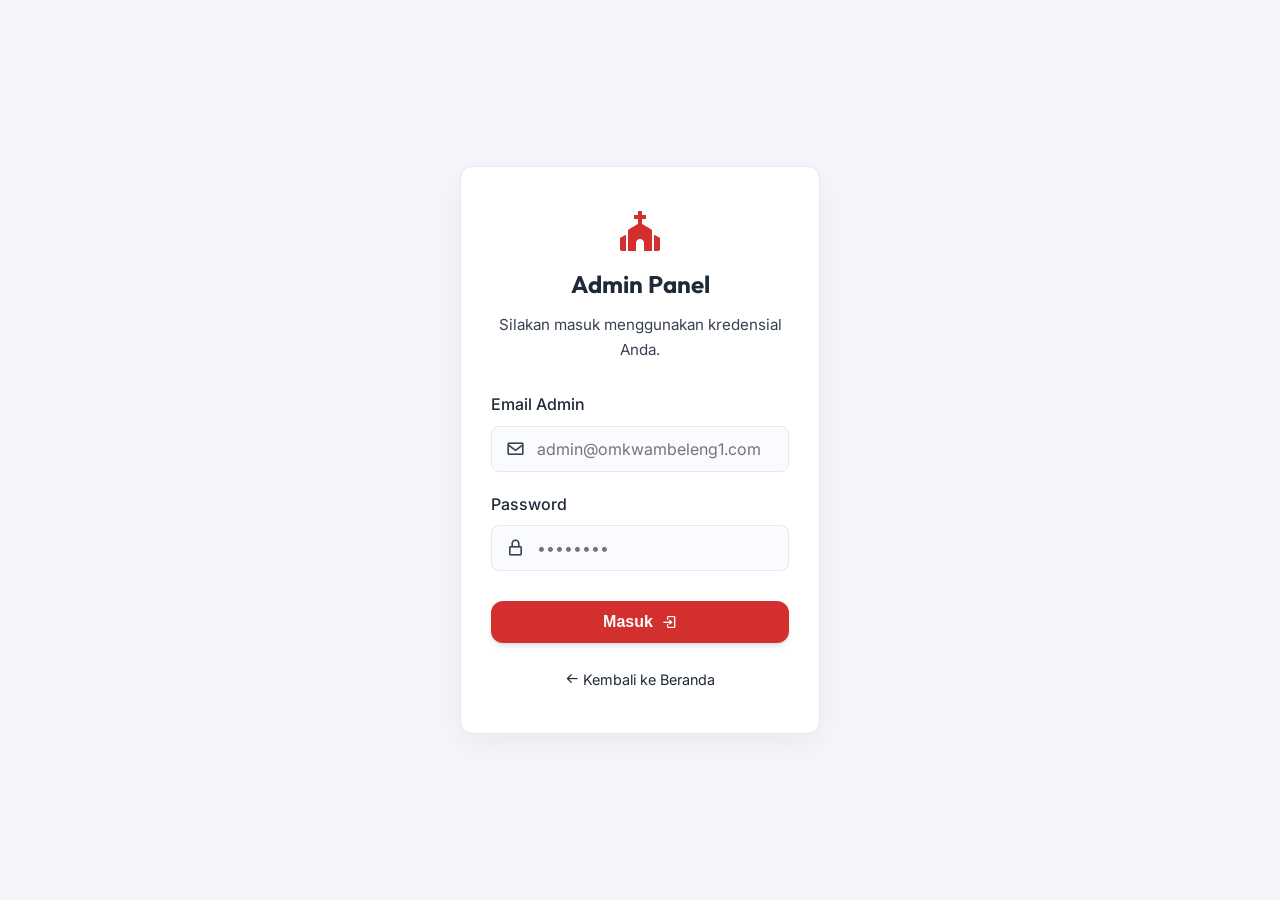
<file: admin.html>
<!DOCTYPE html>
<html lang="id">

<head>
    <meta charset="UTF-8">
    <meta name="viewport" content="width=device-width, initial-scale=1.0">
    <title>Admin Dashboard - OMK Wae Mbeleng 1</title>
    <!-- Fonts -->
    <link rel="preconnect" href="https://fonts.googleapis.com">
    <link rel="preconnect" href="https://fonts.gstatic.com" crossorigin>
    <link
        href="https://fonts.googleapis.com/css2?family=Inter:wght@300;400;500;600;700&family=Outfit:wght@400;500;700;800&display=swap"
        rel="stylesheet">
    <!-- Icons -->
    <link href='https://unpkg.com/boxicons@2.1.4/css/boxicons.min.css' rel='stylesheet'>
    <!-- Styles -->
    <link rel="stylesheet" href="style.css">
    <link rel="stylesheet" href="admin.css">
    <script src="data-manager.js"></script>
    <script>
        // Redirect if not logged in
        if (!localStorage.getItem('omk_admin_current')) {
            window.location.href = 'login.html';
        }
    </script>
</head>

<body class="admin-body">

    <div class="admin-layout">
        <!-- Sidebar -->
        <aside class="admin-sidebar" id="adminSidebar">
            <div class="sidebar-header">
                <i class='bx bxs-church'></i>
                <span>Admin OMK</span>
                <i class='bx bx-x close-sidebar' id="closeSidebarBtn"></i>
            </div>
            <nav class="sidebar-nav">
                <a href="#dashboard" class="sidebar-link active" data-target="dashboard-view">
                    <i class='bx bxs-dashboard'></i>
                    <span>Dashboard</span>
                </a>
                <a href="#beranda" class="sidebar-link" data-target="beranda-view">
                    <i class='bx bx-home'></i>
                    <span>Beranda</span>
                </a>
                <span class="sidebar-title">Kelola Konten</span>
                <a href="#profil" class="sidebar-link" data-target="profil-view">
                    <i class='bx bx-user-circle'></i>
                    <span>Profil</span>
                </a>
                <a href="#kegiatan" class="sidebar-link" data-target="kegiatan-view">
                    <i class='bx bx-images'></i>
                    <span>Kegiatan</span>
                </a>
                <a href="#pengumuman-pasar" class="sidebar-link" data-target="pengumuman-view">
                    <i class='bx bx-news'></i>
                    <span>Pengumuman & Pasar</span>
                </a>
            </nav>
            <div class="sidebar-footer">
                <button type="button" id="logoutBtn" class="btn btn-outline"
                    style="width: 100%; border-color: rgba(255,255,255,0.2); color: var(--clr-light); cursor: pointer; display: flex; align-items: center; justify-content: center; gap: 8px;">
                    <i class='bx bx-log-out'></i> Keluar
                </button>
            </div>
        </aside>

        <!-- Main Content Wrapper -->
        <div class="admin-main">
            <!-- Topbar -->
            <header class="admin-topbar">
                <div class="topbar-left">
                    <i class='bx bx-menu' id="openSidebarBtn"></i>
                    <h2>Dashboard Overview</h2>
                </div>
                <div class="topbar-right" style="display: flex; align-items: center; gap: 20px;">
                    <button class="btn btn-outline" id="addAdminBtn" style="padding: 6px 15px; font-size: 0.85rem;"><i
                            class='bx bx-user-plus'></i> Tambah Admin</button>
                    <div class="admin-user">
                        <img src="https://images.unsplash.com/photo-1539571696357-5a69c17a67c6?q=80&w=1887&auto=format&fit=crop"
                            alt="Admin Profile">
                        <span id="currentAdminEmail">Admin</span>
                    </div>
                </div>
            </header>

            <!-- Dynamic Content Views -->
            <div class="admin-content-area">

                <!-- View: Dashboard Overview -->
                <div id="dashboard-view" class="admin-view active-view">
                    <div class="dashboard-stats">
                        <div class="stat-card">
                            <div class="stat-icon"
                                style="background: rgba(211, 47, 47, 0.1); color: var(--clr-primary);">
                                <i class='bx bx-images'></i>
                            </div>
                            <div class="stat-info">
                                <h3>Total Kegiatan</h3>
                                <h2 id="stat-total-kegiatan">24</h2>
                            </div>
                        </div>
                        <div class="stat-card">
                            <div class="stat-icon" style="background: rgba(56, 142, 60, 0.1); color: #388e3c;">
                                <i class='bx bx-bell'></i>
                            </div>
                            <div class="stat-info">
                                <h3>Pengumuman Aktif</h3>
                                <h2 id="stat-total-pengumuman">3</h2>
                            </div>
                        </div>
                        <div class="stat-card">
                            <div class="stat-icon"
                                style="background: rgba(255, 179, 0, 0.1); color: var(--clr-secondary);">
                                <i class='bx bx-store-alt'></i>
                            </div>
                            <div class="stat-info">
                                <h3>Produk Pasar</h3>
                                <h2 id="stat-total-produk">5</h2>
                            </div>
                        </div>
                    </div>

                    <div class="dashboard-recent">
                        <h3>Aktivitas Terbaru</h3>
                        <div class="table-responsive">
                            <table class="admin-table">
                                <thead>
                                    <tr>
                                        <th>Tanggal</th>
                                        <th>Jenis Konten</th>
                                        <th>Judul/Nama</th>
                                        <th>Status</th>
                                        <th>Aksi</th>
                                    </tr>
                                </thead>
                                <tbody>
                                    <tr>
                                        <td>02 Mar 2026</td>
                                        <td><span class="badge badge-kegiatan">Kegiatan</span></td>
                                        <td>Bakti Sosial Lingkungan</td>
                                        <td><span class="status status-published">Published</span></td>
                                        <td>
                                            <button class="action-btn edit-btn"><i class='bx bx-edit-alt'></i></button>
                                        </td>
                                    </tr>
                                    <tr>
                                        <td>28 Feb 2026</td>
                                        <td><span class="badge badge-pengumuman">Pengumuman</span></td>
                                        <td>Rapat Rutin Bulanan</td>
                                        <td><span class="status status-published">Published</span></td>
                                        <td>
                                            <button class="action-btn edit-btn"><i class='bx bx-edit-alt'></i></button>
                                        </td>
                                    </tr>
                                    <tr>
                                        <td>25 Feb 2026</td>
                                        <td><span class="badge badge-pasar">Pasar OMK</span></td>
                                        <td>Kaos Casual OMK 2026</td>
                                        <td><span class="status status-published">Published</span></td>
                                        <td>
                                            <button class="action-btn edit-btn"><i class='bx bx-edit-alt'></i></button>
                                        </td>
                                    </tr>
                                </tbody>
                            </table>
                        </div>
                    </div>
                </div>

                <!-- View: Pengaturan Beranda -->
                <div id="beranda-view" class="admin-view">
                    <div class="view-header">
                        <div>
                            <h2>Pengaturan Beranda</h2>
                            <p>Ubah teks banner hero dan bagian "Siapa Kami".</p>
                        </div>
                    </div>

                    <div class="admin-card form-card">
                        <h3>Banner Hero</h3>
                        <form id="form-home-hero" class="admin-form">
                            <div class="form-group">
                                <label>Judul Utama</label>
                                <input type="text" id="hero-title-input" placeholder="Contoh: Menjadi Saksi Kristus...">
                            </div>
                            <div class="form-group">
                                <label>Sub-judul</label>
                                <textarea id="hero-subtitle-input" placeholder="Deskripsi singkat hero..."></textarea>
                            </div>
                            <button type="submit" class="btn btn-primary">Simpan Perubahan Banner</button>
                        </form>
                    </div>

                    <div class="admin-card form-card" style="margin-top: 20px;">
                        <h3>Tentang Kami (Beranda)</h3>
                        <form id="form-home-about" class="admin-form">
                            <div class="form-group">
                                <label>Judul Bagian</label>
                                <input type="text" id="about-title-input" placeholder="Contoh: Siapa Kami?">
                            </div>
                            <div class="form-group">
                                <label>Konten Singkat</label>
                                <textarea id="about-content-input" style="height: 120px;"
                                    placeholder="Tulis deskripsi singkat..."></textarea>
                            </div>
                            <button type="submit" class="btn btn-primary">Simpan Bagian Tentang Kami</button>
                        </form>
                    </div>
                </div>

                <!-- View: Pengaturan Profil -->
                <div id="profil-view" class="admin-view">
                    <div class="view-header">
                        <div>
                            <h2>Pengaturan Profil</h2>
                            <p>Ubah Sejarah, Visi, Misi, dan Kontak OMK.</p>
                        </div>
                    </div>

                    <div class="admin-card form-card">
                        <h3>Visi, Misi & Sejarah</h3>
                        <form id="form-profil-vms" class="admin-form">
                            <div class="form-group">
                                <label>Sejarah Singkat</label>
                                <textarea id="profil-history-input" style="height: 120px;"></textarea>
                            </div>
                            <div class="form-group">
                                <label>Visi</label>
                                <textarea id="profil-visi-input" style="height: 80px;"></textarea>
                            </div>
                            <div class="form-group">
                                <label>Misi (Pisahkan dengan baris baru)</label>
                                <textarea id="profil-misi-input" style="height: 150px;"
                                    placeholder="Meningkatkan iman...&#10;Menjalin persaudaraan..."></textarea>
                            </div>
                            <button type="submit" class="btn btn-primary">Simpan Profil</button>
                        </form>
                    </div>

                    <div class="admin-card form-card" style="margin-top: 20px;">
                        <h3>Kontak & Sekretariat</h3>
                        <form id="form-profil-contact" class="admin-form">
                            <div class="form-group grid-2">
                                <div class="field">
                                    <label>WhatsApp (Tanpa +)</label>
                                    <input type="text" id="contact-wa-input" placeholder="62812...">
                                </div>
                                <div class="field">
                                    <label>Instagram Handle</label>
                                    <input type="text" id="contact-ig-input" placeholder="@omk...">
                                </div>
                            </div>
                            <div class="form-group grid-2" style="margin-top: 15px;">
                                <div class="field">
                                    <label>Facebook Name</label>
                                    <input type="text" id="contact-fb-input" placeholder="OMK Wae Mbeleng 1">
                                </div>
                                <div class="field">
                                    <label>Alamat Sekretariat</label>
                                    <input type="text" id="contact-alamat-input" placeholder="Jl. Gereja...">
                                </div>
                            </div>
                            <button type="submit" class="btn btn-primary">Simpan Kontak</button>
                        </form>
                    </div>

                    <div class="admin-card form-card" style="margin-top: 20px;">
                        <h3>Struktur Organisasi (Anggota)</h3>
                        <form id="form-profil-org" class="admin-form">
                            <div class="form-group grid-2">
                                <div>
                                    <label for="pr-nama">Nama Lengkap</label>
                                    <input type="text" id="pr-nama" placeholder="Nama pengurus">
                                </div>
                                <div>
                                    <label for="pr-jabatan">Jabatan</label>
                                    <input type="text" id="pr-jabatan" placeholder="Contoh: Ketua / Sekretaris">
                                </div>
                            </div>
                            <div class="form-group">
                                <label for="pr-foto-input">Foto Profil</label>
                                <input type="file" id="pr-foto-input" accept="image/*"
                                    style="width: 100%; padding: 10px; border: 1px solid #ddd; border-radius: 8px;">
                            </div>
                            <div class="form-actions" style="margin-top: 15px;">
                                <button type="submit" class="btn btn-primary">Tambah Anggota</button>
                            </div>
                        </form>

                        <div style="margin-top: 20px;">
                            <h4>Daftar Anggota Saat Ini</h4>
                            <div class="table-responsive">
                                <table class="admin-table">
                                    <thead>
                                        <tr>
                                            <th>Nama</th>
                                            <th>Jabatan</th>
                                            <th>Aksi</th>
                                        </tr>
                                    </thead>
                                    <tbody id="list-pengurus"></tbody>
                                </table>
                            </div>
                        </div>
                    </div>
                </div>

                <!-- View: Kelola Kegiatan -->
                <div id="kegiatan-view" class="admin-view">
                    <div class="view-header">
                        <div>
                            <h2>Kelola Kegiatan & Galeri</h2>
                            <p>Unggah foto dan informasi kegiatan terbaru OMK.</p>
                        </div>
                        <button class="btn btn-primary"><i class='bx bx-plus'></i> Tambah Kegiatan</button>
                    </div>

                    <div class="admin-card form-card">
                        <h3>Form Upload Kegiatan Baru</h3>
                        <form id="form-kegiatan" class="admin-form">
                            <div class="form-group grid-2">
                                <div>
                                    <label for="k-judul">Judul Kegiatan</label>
                                    <input type="text" id="k-judul" placeholder="Contoh: Baksos Membersihkan Gereja">
                                </div>
                                <div>
                                    <label for="k-tanggal">Tanggal Pelaksanaan</label>
                                    <input type="date" id="k-tanggal">
                                </div>
                            </div>
                            <div class="form-group grid-2">
                                <div>
                                    <label for="k-kategori">Kategori</label>
                                    <select id="k-kategori">
                                        <option value="sosial">Sosial</option>
                                        <option value="liturgi">Liturgi</option>
                                        <option value="rohani">Rohani / Retret</option>
                                        <option value="olahraga">Olahraga / Porseni</option>
                                        <option value="lainnya">Lainnya</option>
                                    </select>
                                </div>
                                <div>
                                    <label for="k-foto">Upload Foto Utama (Thumbnail)</label>
                                    <div class="file-upload-wrapper">
                                        <input type="file" id="k-foto" accept="image/*" class="file-upload-input">
                                        <div class="file-upload-box">
                                            <i class='bx bx-cloud-upload'></i>
                                            <span>Klik atau seret foto ke sini (.jpg, .png)</span>
                                        </div>
                                    </div>
                                </div>
                            </div>
                            <div class="form-group">
                                <label for="k-deskripsi">Deskripsi Lengkap Kegiatan</label>
                                <textarea id="k-deskripsi" rows="5"
                                    placeholder="Ceritakan detail kegiatan, siapa saja yang hadir, dan dampaknya..."></textarea>
                            </div>
                            <div class="form-actions">
                                <button type="submit" class="btn btn-primary">Simpan & Publish</button>
                            </div>
                        </form>
                    </div>

                    <div class="admin-card" style="margin-top: 20px;">
                        <h3>Daftar Kegiatan</h3>
                        <div class="table-responsive">
                            <table class="admin-table">
                                <thead>
                                    <tr>
                                        <th>Judul</th>
                                        <th>Tanggal</th>
                                        <th>Kategori</th>
                                        <th>Aksi</th>
                                    </tr>
                                </thead>
                                <tbody id="list-kegiatan"></tbody>
                            </table>
                        </div>
                    </div>
                </div>

                <!-- View: Kelola Pengumuman & Pasar -->
                <div id="pengumuman-view" class="admin-view">
                    <div class="view-header">
                        <div>
                            <h2>Kelola Pengumuman & Pasar OMK</h2>
                            <p>Tambahkan informasi terbaru dan produk usaha dana.</p>
                        </div>
                    </div>

                    <div style="display: grid; grid-template-columns: 1fr; gap: 30px;">
                        <div class="admin-card form-card">
                            <h3>Buat Pengumuman Baru</h3>
                            <form id="form-pengumuman" class="admin-form">
                                <div class="form-group grid-2">
                                    <div>
                                        <label for="p-judul">Judul Pengumuman</label>
                                        <input type="text" id="p-judul" placeholder="Contoh: Rapat Mingguan">
                                    </div>
                                    <div>
                                        <label for="p-tanggal">Tanggal Tampil</label>
                                        <input type="date" id="p-tanggal">
                                    </div>
                                </div>
                                <div class="form-group">
                                    <label for="p-isi">Isi Pengumuman</label>
                                    <textarea id="p-isi" rows="3"
                                        placeholder="Ketikkan detail informasi di sini..."></textarea>
                                </div>
                                <div class="form-actions" style="margin-top: 20px; padding-top: 15px;">
                                    <button type="submit" class="btn btn-primary">Publish Pengumuman</button>
                                </div>
                            </form>

                            <div style="margin-top: 20px;">
                                <h4>Daftar Pengumuman</h4>
                                <div class="table-responsive">
                                    <table class="admin-table">
                                        <thead>
                                            <tr>
                                                <th>Judul</th>
                                                <th>Tanggal</th>
                                                <th>Aksi</th>
                                            </tr>
                                        </thead>
                                        <tbody id="list-pengumuman"></tbody>
                                    </table>
                                </div>
                            </div>
                        </div>

                        <div class="admin-card form-card">
                            <h3>Tambah Produk Pasar Baru</h3>
                            <form id="form-pasar" class="admin-form">
                                <div class="form-group grid-2">
                                    <div>
                                        <label for="ps-nama">Nama Produk</label>
                                        <input type="text" id="ps-nama" placeholder="Contoh: Kaos OMK">
                                    </div>
                                    <div>
                                        <label for="ps-harga">Harga (Rp)</label>
                                        <input type="number" id="ps-harga" placeholder="Contoh: 120000">
                                    </div>
                                </div>
                                <div class="form-group grid-2">
                                    <div>
                                        <label for="ps-badge">Label (Opsional)</label>
                                        <input type="text" id="ps-badge" placeholder="Contoh: Pre-Order / Terlaris">
                                    </div>
                                    <div>
                                        <label for="ps-foto-input">Foto Produk</label>
                                        <input type="file" id="ps-foto-input" accept="image/*"
                                            style="width: 100%; border: 1px solid #ddd; padding: 8px; border-radius: 8px;">
                                    </div>
                                </div>
                                <div class="form-actions" style="margin-top: 20px; padding-top: 15px;">
                                    <button type="submit" class="btn btn-primary">Simpan Produk</button>
                                </div>
                            </form>

                            <div style="margin-top: 20px;">
                                <h4>Daftar Produk</h4>
                                <div class="table-responsive">
                                    <table class="admin-table">
                                        <thead>
                                            <tr>
                                                <th>Nama</th>
                                                <th>Harga</th>
                                                <th>Aksi</th>
                                            </tr>
                                        </thead>
                                        <tbody id="list-pasar"></tbody>
                                    </table>
                                </div>
                            </div>
                        </div>
                    </div>
                </div>



            </div>
        </div>
    </div>

    <!-- Modal Tambah Admin -->
    <div class="admin-modal-overlay" id="addAdminModal">
        <div class="admin-modal-card">
            <div class="admin-modal-header">
                <h3>Tambah Admin Baru</h3>
                <i class='bx bx-x admin-modal-close' id="closeAdminModal"></i>
            </div>
            <form id="newAdminForm" class="admin-form">
                <div class="form-group">
                    <label for="newAdminEmail">Email Admin</label>
                    <input type="email" id="newAdminEmail" placeholder="admin2@omkwambeleng1.com" required>
                </div>
                <div class="form-group">
                    <label for="newAdminPassword">Password</label>
                    <input type="password" id="newAdminPassword" placeholder="••••••••" required>
                </div>
                <div class="form-actions">
                    <button type="submit" class="btn btn-primary">Simpan Admin</button>
                    <button type="button" class="btn btn-outline" id="cancelAdminModal"
                        style="border-color: #ddd; color: var(--clr-dark);">Batal</button>
                </div>
            </form>
        </div>
    </div>

    <script>
        document.addEventListener('DOMContentLoaded', () => {
            // DOM Elements
            const sidebar = document.getElementById('adminSidebar');
            const openBtn = document.getElementById('openSidebarBtn');
            const closeBtn = document.getElementById('closeSidebarBtn');
            const navLinks = document.querySelectorAll('.sidebar-nav .sidebar-link');
            const views = document.querySelectorAll('.admin-view');
            const topbarTitle = document.querySelector('.topbar-left h2');

            // Set current admin email on topbar
            const currentEmail = localStorage.getItem('omk_admin_current');
            if (currentEmail) {
                const el = document.getElementById('currentAdminEmail');
                if (el) el.textContent = currentEmail.split('@')[0];
            }

            // Logout Handler
            const logoutBtn = document.getElementById('logoutBtn');
            if (logoutBtn) {
                logoutBtn.addEventListener('click', () => {
                    localStorage.removeItem('omk_admin_current');
                    window.location.href = 'login.html';
                });
            }

            // Modal Tambah Admin Logic
            const modal = document.getElementById('addAdminModal');
            const openModalBtn = document.getElementById('addAdminBtn');
            const closeModalBtn = document.getElementById('closeAdminModal');
            const cancelModalBtn = document.getElementById('cancelAdminModal');
            const adminForm = document.getElementById('newAdminForm');

            if (openModalBtn) openModalBtn.addEventListener('click', () => modal.classList.add('active'));
            if (closeModalBtn) closeModalBtn.addEventListener('click', () => modal.classList.remove('active'));
            if (cancelModalBtn) cancelModalBtn.addEventListener('click', () => modal.classList.remove('active'));

            if (adminForm) {
                adminForm.addEventListener('submit', (e) => {
                    e.preventDefault();
                    const newEmail = document.getElementById('newAdminEmail').value.trim();
                    const newPass = document.getElementById('newAdminPassword').value;

                    try {
                        const users = JSON.parse(localStorage.getItem('omk_admin_users')) || [];
                        if (users.find(u => u.email === newEmail)) {
                            alert('Email ini sudah terdaftar sebagai admin!');
                            return;
                        }
                        users.push({ email: newEmail, password: newPass });
                        localStorage.setItem('omk_admin_users', JSON.stringify(users));
                        alert('Admin baru berhasil ditambahkan!');
                        modal.classList.remove('active');
                        adminForm.reset();
                    } catch (err) {
                        alert('Gagal menambahkan admin.');
                    }
                });
            }

            // Sidebar toggle
            if (openBtn) openBtn.addEventListener('click', () => sidebar.classList.add('active'));
            if (closeBtn) closeBtn.addEventListener('click', () => sidebar.classList.remove('active'));

            // View switching logic
            navLinks.forEach(link => {
                link.addEventListener('click', (e) => {
                    e.preventDefault();

                    // Remove active class from all links
                    navLinks.forEach(l => l.classList.remove('active'));
                    // Add active class to clicked link
                    link.classList.add('active');

                    // Get target view id
                    const targetId = link.getAttribute('data-target');

                    // Hide all views
                    views.forEach(view => view.classList.remove('active-view'));
                    // Show target view
                    const targetView = document.getElementById(targetId);
                    if (targetView) {
                        targetView.classList.add('active-view');
                    }

                    // Update Title
                    topbarTitle.textContent = link.querySelector('span').textContent;

                    // Close sidebar on mobile after clicking
                    if (window.innerWidth <= 768) {
                        sidebar.classList.remove('active');
                    }

                    // Load Data if switching to views
                    if (targetId === 'beranda-view') loadHomeForm();
                    if (targetId === 'profil-view') loadProfilForm();
                    if (targetId === 'kegiatan-view') loadKegiatanList();
                    if (targetId === 'pengumuman-view') {
                        loadPengumumanList();
                        loadPasarList();
                    }
                });
            });

            // =========================================================
            // DASHBOARD DYNAMIC STATS
            // =========================================================
            function fileToBase64(file) {
                return new Promise((resolve, reject) => {
                    const reader = new FileReader();
                    reader.readAsDataURL(file);
                    reader.onload = () => resolve(reader.result);
                    reader.onerror = error => reject(error);
                });
            }

            function updateDashboardStats() {
                const activities = DataManager.load(DataManager.KEYS.KEGIATAN) || [];
                const announcements = DataManager.load(DataManager.KEYS.PENGUMUMAN) || [];
                const products = DataManager.load(DataManager.KEYS.PASAR) || [];

                // Update Stats (find elements by their icons or text since they don't have IDs yet)
                // Let's add IDs to ensure reliability
                const statKegiatan = document.getElementById('stat-total-kegiatan');
                const statPengumuman = document.getElementById('stat-total-pengumuman');
                const statLayanan = document.getElementById('stat-total-produk');

                if (statKegiatan) statKegiatan.textContent = activities.length;
                if (statPengumuman) statPengumuman.textContent = announcements.length;
                if (statLayanan) statLayanan.textContent = products.length;

                // Update Aktivitas Terbaru Table
                const latestTable = document.querySelector('.admin-table tbody');
                if (latestTable && !latestTable.id) { // Ensure we target the main dashboard table
                    // Combine and sort by date or id (timestamp)
                    const allLatest = [
                        ...activities.map(a => ({ ...a, type: 'Kegiatan' })),
                        ...announcements.map(a => ({ ...a, type: 'Pengumuman' }))
                    ].sort((a, b) => b.id - a.id).slice(0, 5);

                    latestTable.innerHTML = allLatest.map(item => `
                        <tr>
                            <td>${item.title}</td>
                            <td>${item.type}</td>
                            <td>${item.date}</td>
                            <td><span class="status-badge status-active">Published</span></td>
                        </tr>
                     `).join('');
                }
            }

            // Call on load
            updateDashboardStats();

            // =========================================================
            // CRUD LOGIC & LIST RENDERING
            // =========================================================

            window.deleteItem = function (key, id) {
                if (confirm('Apakah Anda yakin ingin menghapus item ini?')) {
                    let items = DataManager.load(key) || [];
                    items = items.filter(item => String(item.id) !== String(id));
                    DataManager.save(key, items);

                    // Refresh listing
                    if (key === DataManager.KEYS.KEGIATAN) loadKegiatanList();
                    if (key === DataManager.KEYS.PENGUMUMAN) loadPengumumanList();
                    if (key === DataManager.KEYS.PASAR) loadPasarList();
                    updateDashboardStats();
                }
            };

            window.deleteMember = function (id) {
                if (confirm('Apakah Anda yakin ingin menghapus anggota ini?')) {
                    const data = DataManager.load(DataManager.KEYS.PROFIL);
                    data.organisasi = data.organisasi.filter(m => String(m.id) !== String(id));
                    DataManager.save(DataManager.KEYS.PROFIL, data);
                    loadOrgList();
                }
            };

            function loadOrgList() {
                const data = DataManager.load(DataManager.KEYS.PROFIL);
                const tbody = document.getElementById('list-pengurus');
                if (!tbody || !data) return;
                tbody.innerHTML = data.organisasi.map(item => `
                    <tr>
                        <td style="width: 50px;"><img src="${item.foto}" style="width: 40px; height: 40px; border-radius: 50%; object-fit: cover;"></td>
                        <td>${item.nama}</td>
                        <td>${item.jabatan}</td>
                        <td><button class="action-btn delete-btn" onclick="deleteMember('${item.id}')" style="color: var(--clr-primary); border: none; background: none; cursor: pointer; font-size: 1.2rem;"><i class='bx bx-trash'></i></button></td>
                    </tr>
                `).join('');
            }

            function loadKegiatanList() {
                const activities = DataManager.load(DataManager.KEYS.KEGIATAN) || [];
                const tbody = document.getElementById('list-kegiatan');
                if (!tbody) return;
                tbody.innerHTML = activities.map(item => `
                    <tr>
                        <td style="width: 50px;"><img src="${item.image}" style="width: 40px; height: 40px; border-radius: 4px; object-fit: cover;"></td>
                        <td>${item.title}</td>
                        <td>${item.date}</td>
                        <td><span class="badge" style="background: #eee; color: #333; padding: 2px 8px; border-radius: 4px; font-size: 0.8rem;">${item.category}</span></td>
                        <td><button class="action-btn delete-btn" onclick="deleteItem('${DataManager.KEYS.KEGIATAN}', '${item.id}')" style="color: var(--clr-primary); border: none; background: none; cursor: pointer; font-size: 1.2rem;"><i class='bx bx-trash'></i></button></td>
                    </tr>
                `).join('');
            }

            function loadPengumumanList() {
                const list = DataManager.load(DataManager.KEYS.PENGUMUMAN) || [];
                const tbody = document.getElementById('list-pengumuman');
                if (!tbody) return;
                tbody.innerHTML = list.map(item => `
                    <tr>
                        <td>${item.title}</td>
                        <td>${item.date}</td>
                        <td><button class="action-btn delete-btn" onclick="deleteItem('${DataManager.KEYS.PENGUMUMAN}', '${item.id}')" style="color: var(--clr-primary); border: none; background: none; cursor: pointer; font-size: 1.2rem;"><i class='bx bx-trash'></i></button></td>
                    </tr>
                `).join('');
            }

            function loadPasarList() {
                const products = DataManager.load(DataManager.KEYS.PASAR) || [];
                const tbody = document.getElementById('list-pasar');
                if (!tbody) return;
                tbody.innerHTML = products.map(item => `
                    <tr>
                        <td style="width: 50px;"><img src="${item.image}" style="width: 40px; height: 40px; border-radius: 4px; object-fit: cover;"></td>
                        <td>${item.name}</td>
                        <td>Rp ${item.price.toLocaleString()}</td>
                        <td><button class="action-btn delete-btn" onclick="deleteItem('${DataManager.KEYS.PASAR}', '${item.id}')" style="color: var(--clr-primary); border: none; background: none; cursor: pointer; font-size: 1.2rem;"><i class='bx bx-trash'></i></button></td>
                    </tr>
                `).join('');
            }

            // =========================================================
            // CRUD LOGIC FOR BERANDA & PROFIL
            // =========================================================

            function loadHomeForm() {
                const data = DataManager.load(DataManager.KEYS.HOME);
                if (!data) return;
                document.getElementById('hero-title-input').value = data.hero.title;
                document.getElementById('hero-subtitle-input').value = data.hero.subtitle;
                document.getElementById('about-title-input').value = data.about.title;
                document.getElementById('about-content-input').value = data.about.content;
            }

            function loadProfilForm() {
                const data = DataManager.load(DataManager.KEYS.PROFIL);
                if (!data) return;
                document.getElementById('profil-history-input').value = data.sejarah;
                document.getElementById('profil-visi-input').value = data.visi;
                document.getElementById('profil-misi-input').value = data.misi.join('\n');
                document.getElementById('contact-wa-input').value = data.kontak.wa;
                document.getElementById('contact-ig-input').value = data.kontak.ig;
                document.getElementById('contact-fb-input').value = data.kontak.fb;
                document.getElementById('contact-alamat-input').value = data.kontak.alamat;
                loadOrgList();
            }

            // Form Submissions
            const formHero = document.getElementById('form-home-hero');
            if (formHero) {
                formHero.addEventListener('submit', (e) => {
                    e.preventDefault();
                    const data = DataManager.load(DataManager.KEYS.HOME);
                    data.hero.title = document.getElementById('hero-title-input').value;
                    data.hero.subtitle = document.getElementById('hero-subtitle-input').value;
                    DataManager.save(DataManager.KEYS.HOME, data);
                    alert('Banner Hero berhasil diperbarui!');
                });
            }

            const formAbout = document.getElementById('form-home-about');
            if (formAbout) {
                formAbout.addEventListener('submit', (e) => {
                    e.preventDefault();
                    const data = DataManager.load(DataManager.KEYS.HOME);
                    data.about.title = document.getElementById('about-title-input').value;
                    data.about.content = document.getElementById('about-content-input').value;
                    DataManager.save(DataManager.KEYS.HOME, data);
                    alert('Tentang Kami berhasil diperbarui!');
                });
            }

            const formProfil = document.getElementById('form-profil-vms');
            if (formProfil) {
                formProfil.addEventListener('submit', (e) => {
                    e.preventDefault();
                    const data = DataManager.load(DataManager.KEYS.PROFIL);
                    data.sejarah = document.getElementById('profil-history-input').value;
                    data.visi = document.getElementById('profil-visi-input').value;
                    data.misi = document.getElementById('profil-misi-input').value.split('\n').filter(m => m.trim() !== '');
                    DataManager.save(DataManager.KEYS.PROFIL, data);
                    alert('Data Profil berhasil diperbarui!');
                });
            }

            const formContact = document.getElementById('form-profil-contact');
            if (formContact) {
                formContact.addEventListener('submit', (e) => {
                    e.preventDefault();
                    const data = DataManager.load(DataManager.KEYS.PROFIL);
                    data.kontak.wa = document.getElementById('contact-wa-input').value;
                    data.kontak.ig = document.getElementById('contact-ig-input').value;
                    data.kontak.fb = document.getElementById('contact-fb-input').value;
                    data.kontak.alamat = document.getElementById('contact-alamat-input').value;
                    DataManager.save(DataManager.KEYS.PROFIL, data);
                    alert('Kontak berhasil diperbarui!');
                });
            }

            const formOrg = document.getElementById('form-profil-org');
            if (formOrg) {
                formOrg.addEventListener('submit', async (e) => {
                    e.preventDefault();
                    const nama = document.getElementById('pr-nama').value;
                    const jabatan = document.getElementById('pr-jabatan').value;
                    const fotoFile = document.getElementById('pr-foto-input').files[0];
                    if (!nama || !jabatan) return alert('Mohon isi nama dan jabatan!');

                    let fotoUrl = 'https://images.unsplash.com/photo-1531427186611-ecfd6d936c79?q=80&w=1887&auto=format&fit=crop';
                    if (fotoFile) {
                        try {
                            fotoUrl = await fileToBase64(fotoFile);
                        } catch (err) {
                            console.error('Error reading file:', err);
                        }
                    }

                    const data = DataManager.load(DataManager.KEYS.PROFIL);
                    data.organisasi.unshift({
                        id: Date.now(),
                        nama,
                        jabatan,
                        foto: fotoUrl
                    });
                    DataManager.save(DataManager.KEYS.PROFIL, data);
                    alert('Anggota pengurus berhasil ditambahkan!');
                    formOrg.reset();
                    loadOrgList();
                });
            }

            // --- CRUD for Kegiatan ---
            const formKegiatan = document.getElementById('form-kegiatan');
            if (formKegiatan) {
                formKegiatan.addEventListener('submit', async (e) => {
                    e.preventDefault();
                    const title = document.getElementById('k-judul').value;
                    const date = document.getElementById('k-tanggal').value;
                    const category = document.getElementById('k-kategori').value;
                    const content = document.getElementById('k-deskripsi').value;
                    const fotoFile = document.getElementById('k-foto').files[0];

                    if (!title || !date || !content) {
                        alert('Mohon isi semua field!');
                        return;
                    }

                    let imageUrl = 'https://images.unsplash.com/photo-1511632765486-a01980e01a18?q=80&w=2070&auto=format&fit=crop';
                    if (fotoFile) {
                        try {
                            imageUrl = await fileToBase64(fotoFile);
                        } catch (err) {
                            console.error('Error reading file:', err);
                        }
                    }

                    const activities = DataManager.load(DataManager.KEYS.KEGIATAN) || [];
                    activities.unshift({
                        id: Date.now(),
                        title,
                        date,
                        category,
                        content,
                        image: imageUrl
                    });
                    DataManager.save(DataManager.KEYS.KEGIATAN, activities);
                    alert('Kegiatan berhasil ditambahkan!');
                    formKegiatan.reset();
                    loadKegiatanList();
                    updateDashboardStats();
                });
            }

            // --- CRUD for Pengumuman ---
            const formPengumuman = document.getElementById('form-pengumuman');
            if (formPengumuman) {
                formPengumuman.addEventListener('submit', (e) => {
                    e.preventDefault();
                    const title = document.getElementById('p-judul').value;
                    const date = document.getElementById('p-tanggal').value;
                    const content = document.getElementById('p-isi').value;

                    if (!title || !date || !content) {
                        alert('Mohon isi semua field!');
                        return;
                    }

                    const list = DataManager.load(DataManager.KEYS.PENGUMUMAN) || [];
                    list.unshift({ id: Date.now(), title, date, content });
                    DataManager.save(DataManager.KEYS.PENGUMUMAN, list);
                    alert('Pengumuman berhasil dipublikasikan!');
                    formPengumuman.reset();
                    loadPengumumanList();
                    updateDashboardStats();
                });
            }

            // --- CRUD for Pasar ---
            const formPasar = document.getElementById('form-pasar');
            if (formPasar) {
                formPasar.addEventListener('submit', async (e) => {
                    e.preventDefault();
                    const name = document.getElementById('ps-nama').value;
                    const price = document.getElementById('ps-harga').value;
                    const badge = document.getElementById('ps-badge').value;
                    const fotoFile = document.getElementById('ps-foto-input').files[0];

                    if (!name || !price) {
                        alert('Mohon isi nama dan harga produk!');
                        return;
                    }

                    let imageUrl = 'https://images.unsplash.com/photo-1521572163474-6864f9cf17ab?q=80&w=1780&auto=format&fit=crop';
                    if (fotoFile) {
                        try {
                            imageUrl = await fileToBase64(fotoFile);
                        } catch (err) {
                            console.error('Error reading file:', err);
                        }
                    }

                    const products = DataManager.load(DataManager.KEYS.PASAR) || [];
                    products.unshift({
                        id: Date.now(),
                        name,
                        price: parseInt(price),
                        badge,
                        image: imageUrl
                    });
                    DataManager.save(DataManager.KEYS.PASAR, products);
                    alert('Produk berhasil ditambahkan ke Pasar OMK!');
                    formPasar.reset();
                    loadPasarList();
                    updateDashboardStats();
                });
            }
        });
    </script>
</body>

</html>
</file>
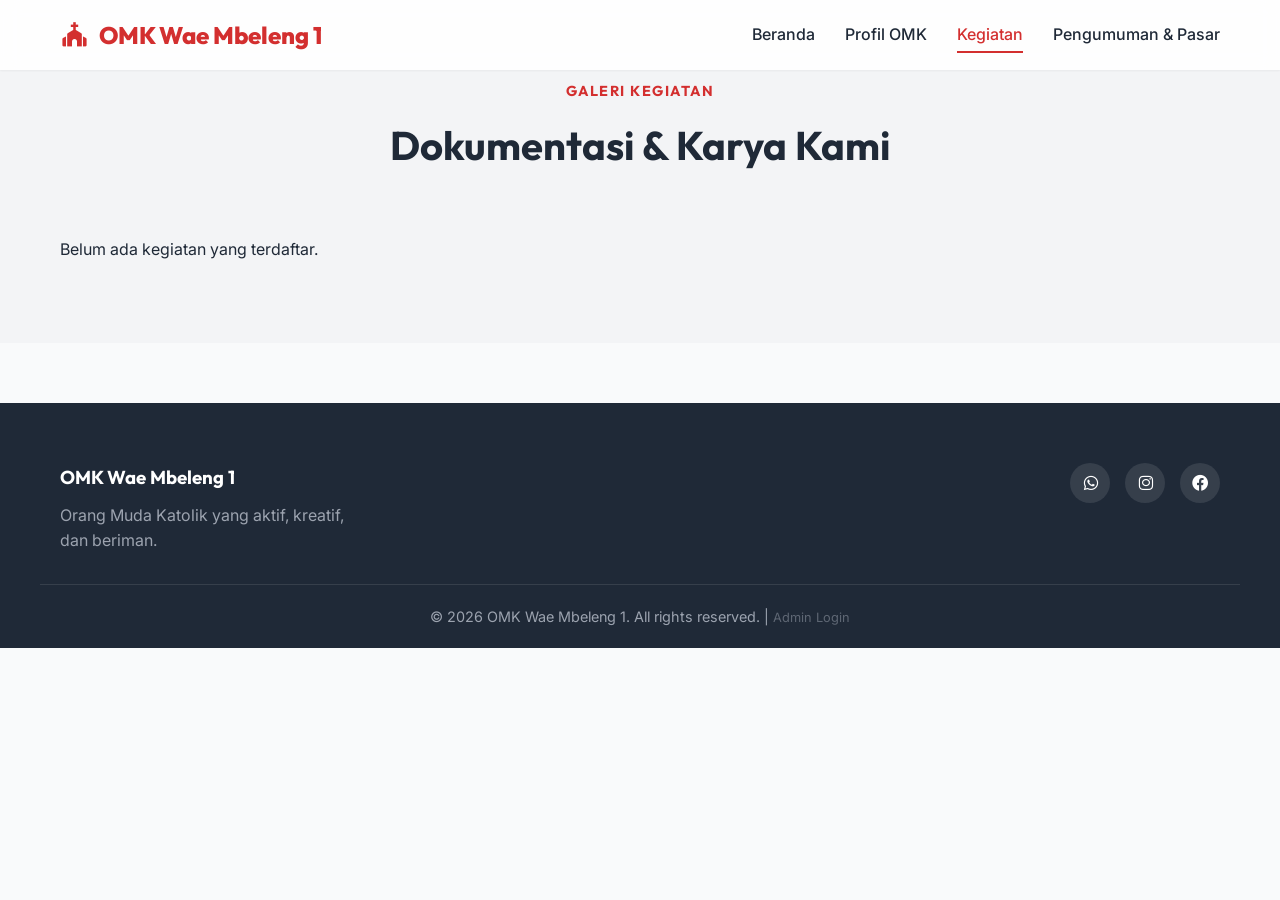
<file: kegiatan.html>
<!DOCTYPE html>
<html lang="id">

<head>
    <meta charset="UTF-8">
    <meta name="viewport" content="width=device-width, initial-scale=1.0">
    <title>OMK Wae Mbeleng 1</title>
    <!-- Google Fonts -->
    <link rel="preconnect" href="https://fonts.googleapis.com">
    <link rel="preconnect" href="https://fonts.gstatic.com" crossorigin>
    <link
        href="https://fonts.googleapis.com/css2?family=Inter:wght@300;400;500;600&family=Outfit:wght@400;500;700;800&display=swap"
        rel="stylesheet">
    <!-- Boxicons -->
    <link href='https://unpkg.com/boxicons@2.1.4/css/boxicons.min.css' rel='stylesheet'>
    <!-- Custom CSS -->
    <link rel="stylesheet" href="style.css">
</head>

<body>
    <!-- Navbar -->
    <header class="navbar">
        <div class="container nav-container">
            <a href="#" class="logo">
                <i class='bx bxs-church'></i>
                <span>OMK Wae Mbeleng 1</span>
            </a>
            <nav class="nav-links">
                <a href="./">Beranda</a>
                <a href="profil.html">Profil OMK</a>
                <a href="kegiatan.html" class="active">Kegiatan</a>
                <a href="pengumuman.html">Pengumuman & Pasar</a>
            </nav>
            <div class="menu-toggle" id="mobile-menu">
                <i class='bx bx-menu'></i>
            </div>
        </div>
    </header>

    <!-- Main Content Area -->
    <main id="main-content">

        <!-- KEGIATAN SECTION -->
        <section id="kegiatan" class="activities-full section-padding bg-alt">
            <div class="container">
                <div class="section-header" style="justify-content: center; text-align: center; width: 100%;">
                    <div>
                        <h4 class="section-subtitle">Galeri Kegiatan</h4>
                        <h2 class="section-title">Dokumentasi & Karya Kami</h2>
                    </div>
                </div>

                <div class="preview-grid" id="full-kegiatan-grid">
                    <!-- Dynamic cards will be injected here -->
                </div>
            </div>
        </section>



        <!-- MODAL FOR ACTIVITY DETAILS -->
        <div id="activityModal" class="modal">
            <div class="modal-content">
                <span class="close-modal" onclick="closeModal()">&times;</span>
                <div class="modal-body" id="modal-content-area">
                    <!-- Dynamic details injected here by JS -->
                </div>
            </div>
        </div>
    </main>

    <!-- Footer -->
    <footer class="footer">
        <div class="container footer-container">
            <div class="footer-info">
                <h3>OMK Wae Mbeleng 1</h3>
                <p>Orang Muda Katolik yang aktif, kreatif, dan beriman.</p>
            </div>
            <div class="footer-social">
                <a href="#"><i class='bx bxl-whatsapp'></i></a>
                <a href="#"><i class='bx bxl-instagram'></i></a>
                <a href="#"><i class='bx bxl-facebook-circle'></i></a>
            </div>
        </div>
        <div class="footer-bottom">
            <p>&copy; 2026 OMK Wae Mbeleng 1. All rights reserved. | <a href="login.html"
                    style="color: inherit; text-decoration: none; opacity: 0.5; font-size: 0.8rem;">Admin Login</a></p>
        </div>
    </footer>

    <!-- Custom JS -->
    <script src="data-manager.js"></script>
    <script src="script.js"></script>
</body>

</html>
</file>
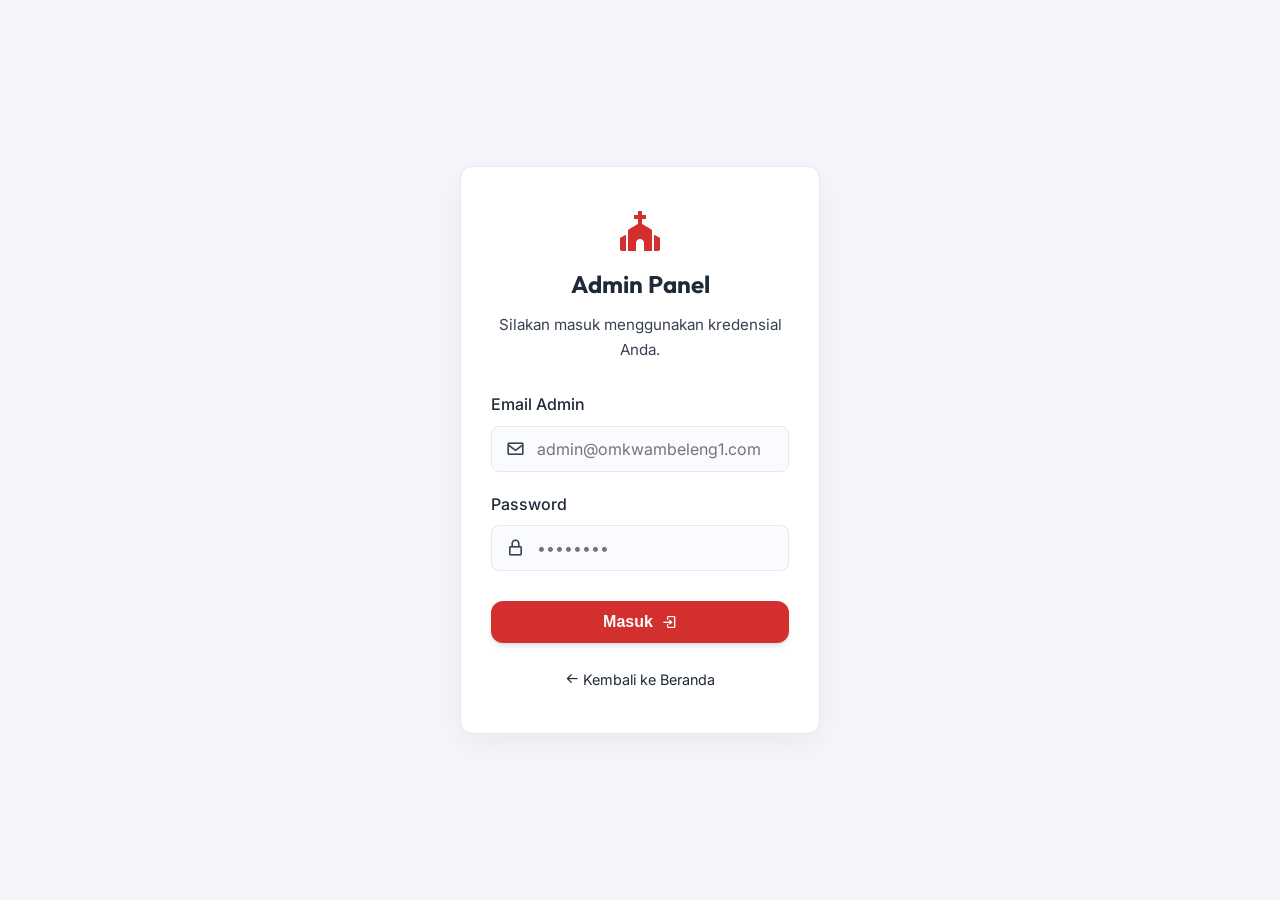
<file: login.html>
<!DOCTYPE html>
<html lang="id">

<head>
    <meta charset="UTF-8">
    <meta name="viewport" content="width=device-width, initial-scale=1.0">
    <title>Admin Login - OMK Wae Mbeleng 1</title>
    <link
        href="https://fonts.googleapis.com/css2?family=Inter:wght@400;500;600;700&family=Outfit:wght@400;500;700&display=swap"
        rel="stylesheet">
    <link href='https://unpkg.com/boxicons@2.1.4/css/boxicons.min.css' rel='stylesheet'>
    <link rel="stylesheet" href="style.css">
    <link rel="stylesheet" href="admin.css">
</head>

<body class="login-body">
    <div class="login-container">
        <div class="login-card">
            <div class="login-header">
                <i class='bx bxs-church'></i>
                <h2>Admin Panel</h2>
                <p>Silakan masuk menggunakan kredensial Anda.</p>
            </div>

            <form id="loginForm" class="admin-form">
                <div id="loginError" class="login-error" style="display: none;">Email atau Password salah!</div>

                <div class="form-group">
                    <label for="email">Email Admin</label>
                    <div class="input-icon">
                        <i class='bx bx-envelope'></i>
                        <input type="email" id="email" placeholder="admin@omkwambeleng1.com" required>
                    </div>
                </div>

                <div class="form-group">
                    <label for="password">Password</label>
                    <div class="input-icon">
                        <i class='bx bx-lock-alt'></i>
                        <input type="password" id="password" placeholder="••••••••" required>
                    </div>
                </div>

                <button type="submit" class="btn btn-primary"
                    style="width: 100%; margin-top: 10px; justify-content: center;">Masuk <i
                        class='bx bx-log-in'></i></button>

                <div style="text-align: center; margin-top: 24px;">
                    <a href="./" class="back-link" style="justify-content: center; font-size: 0.9rem;"><i
                            class='bx bx-arrow-back'></i> Kembali ke Beranda</a>
                </div>
            </form>
        </div>
    </div>

    <script>
        document.addEventListener('DOMContentLoaded', () => {
            // Check if already logged in
            const currentUser = localStorage.getItem('omk_admin_current');
            if (currentUser) {
                window.location.href = 'admin.html';
                return;
            }

            // Initialize default admin if not exists in LocalStorage
            if (!localStorage.getItem('omk_admin_users')) {
                const defaultUsers = [
                    { email: 'admin@omkwambeleng1.com', password: 'admin' }
                ];
                localStorage.setItem('omk_admin_users', JSON.stringify(defaultUsers));
            }

            const loginForm = document.getElementById('loginForm');
            const errorMsg = document.getElementById('loginError');

            loginForm.addEventListener('submit', (e) => {
                e.preventDefault();
                const emailInput = document.getElementById('email').value.trim();
                const passInput = document.getElementById('password').value;

                try {
                    const users = JSON.parse(localStorage.getItem('omk_admin_users')) || [];
                    const validUser = users.find(u => u.email === emailInput && u.password === passInput);

                    if (validUser) {
                        localStorage.setItem('omk_admin_current', validUser.email);
                        window.location.href = 'admin.html';
                    } else {
                        errorMsg.style.display = 'block';
                    }
                } catch (err) {
                    console.error('Error reading users', err);
                    errorMsg.style.display = 'block';
                }
            });
        });
    </script>
</body>

</html>
</file>
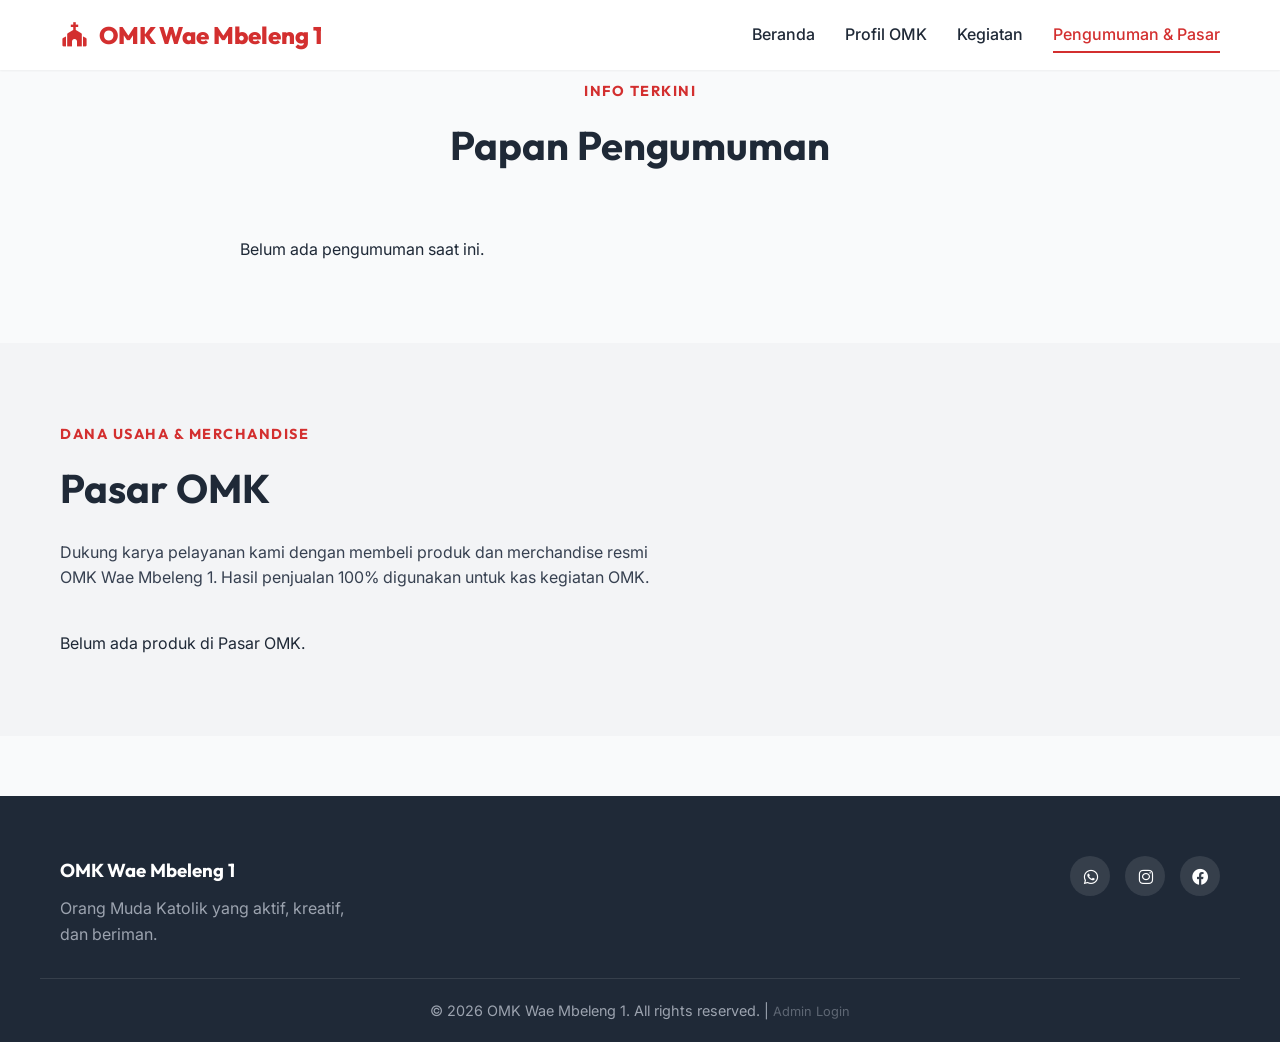
<file: pengumuman.html>
<!DOCTYPE html>
<html lang="id">

<head>
    <meta charset="UTF-8">
    <meta name="viewport" content="width=device-width, initial-scale=1.0">
    <title>OMK Wae Mbeleng 1</title>
    <!-- Google Fonts -->
    <link rel="preconnect" href="https://fonts.googleapis.com">
    <link rel="preconnect" href="https://fonts.gstatic.com" crossorigin>
    <link
        href="https://fonts.googleapis.com/css2?family=Inter:wght@300;400;500;600&family=Outfit:wght@400;500;700;800&display=swap"
        rel="stylesheet">
    <!-- Boxicons -->
    <link href='https://unpkg.com/boxicons@2.1.4/css/boxicons.min.css' rel='stylesheet'>
    <!-- Custom CSS -->
    <link rel="stylesheet" href="style.css">
</head>

<body>
    <!-- Navbar -->
    <header class="navbar">
        <div class="container nav-container">
            <a href="#" class="logo">
                <i class='bx bxs-church'></i>
                <span>OMK Wae Mbeleng 1</span>
            </a>
            <nav class="nav-links">
                <a href="./">Beranda</a>
                <a href="profil.html">Profil OMK</a>
                <a href="kegiatan.html">Kegiatan</a>
                <a href="pengumuman.html" class="active">Pengumuman & Pasar</a>
            </nav>
            <div class="menu-toggle" id="mobile-menu">
                <i class='bx bx-menu'></i>
            </div>
        </div>
    </header>

    <!-- Main Content Area -->
    <main id="main-content">


        <!-- PENGUMUMAN SECTION -->
        <section id="pengumuman" class="announcements section-padding">
            <div class="container">
                <div class="section-header" style="justify-content: center; text-align: center; width: 100%;">
                    <div>
                        <h4 class="section-subtitle">Info Terkini</h4>
                        <h2 class="section-title">Papan Pengumuman</h2>
                    </div>
                </div>
                <div class="announcement-list" id="full-pengumuman-list">
                    <!-- Dynamic announcements will be injected here -->
                </div>
            </div>
        </section>

        <!-- PASAR OMK SECTION -->
        <section id="pasar" class="pasar-omk section-padding bg-alt">
            <div class="container">
                <div class="section-header">
                    <div>
                        <h4 class="section-subtitle">Dana Usaha & Merchandise</h4>
                        <h2 class="section-title">Pasar OMK</h2>
                        <p style="color: var(--clr-dark-light); margin-top: 10px; max-width: 600px;">Dukung karya
                            pelayanan kami dengan membeli produk dan merchandise resmi OMK Wae Mbeleng 1. Hasil
                            penjualan 100% digunakan untuk kas kegiatan OMK.</p>
                    </div>
                </div>

                <div class="pasar-grid" id="full-pasar-grid">
                    <!-- Dynamic products will be injected here -->
                </div>
            </div>
        </section>

        <!-- MODAL FOR ACTIVITY DETAILS -->
        <div id="activityModal" class="modal">
            <div class="modal-content">
                <span class="close-modal" onclick="closeModal()">&times;</span>
                <div class="modal-body" id="modal-content-area">
                    <!-- Dynamic details injected here by JS -->
                </div>
            </div>
        </div>
    </main>

    <!-- Footer -->
    <footer class="footer">
        <div class="container footer-container">
            <div class="footer-info">
                <h3>OMK Wae Mbeleng 1</h3>
                <p>Orang Muda Katolik yang aktif, kreatif, dan beriman.</p>
            </div>
            <div class="footer-social">
                <a href="#"><i class='bx bxl-whatsapp'></i></a>
                <a href="#"><i class='bx bxl-instagram'></i></a>
                <a href="#"><i class='bx bxl-facebook-circle'></i></a>
            </div>
        </div>
        <div class="footer-bottom">
            <p>&copy; 2026 OMK Wae Mbeleng 1. All rights reserved. | <a href="login.html"
                    style="color: inherit; text-decoration: none; opacity: 0.5; font-size: 0.8rem;">Admin Login</a></p>
        </div>
    </footer>

    <!-- Custom JS -->
    <script src="data-manager.js"></script>
    <script src="script.js"></script>
</body>

</html>
</file>
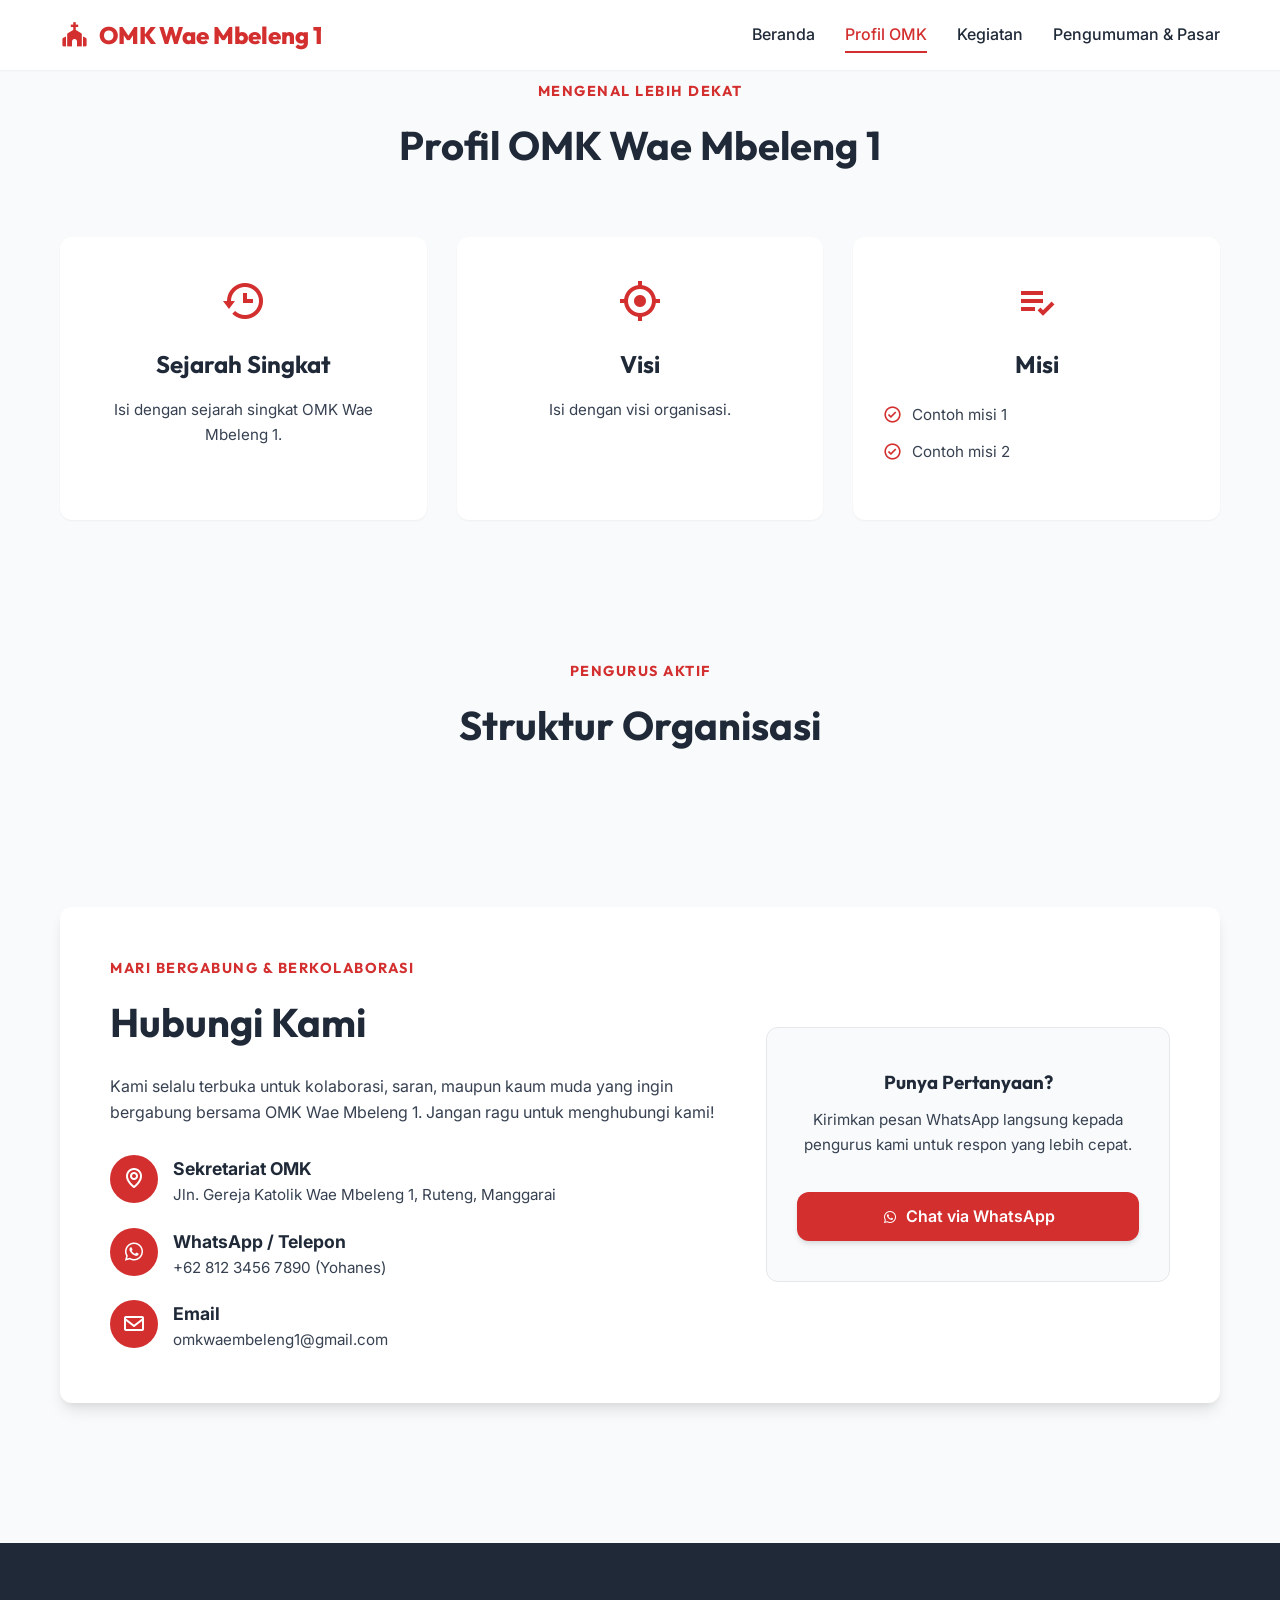
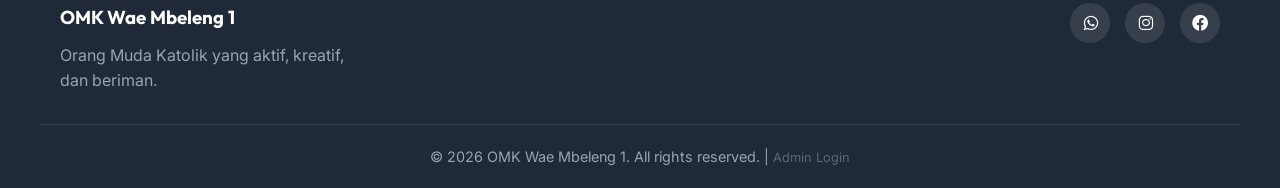
<file: profil.html>
<!DOCTYPE html>
<html lang="id">

<head>
    <meta charset="UTF-8">
    <meta name="viewport" content="width=device-width, initial-scale=1.0">
    <title>OMK Wae Mbeleng 1</title>
    <!-- Google Fonts -->
    <link rel="preconnect" href="https://fonts.googleapis.com">
    <link rel="preconnect" href="https://fonts.gstatic.com" crossorigin>
    <link
        href="https://fonts.googleapis.com/css2?family=Inter:wght@300;400;500;600&family=Outfit:wght@400;500;700;800&display=swap"
        rel="stylesheet">
    <!-- Boxicons -->
    <link href='https://unpkg.com/boxicons@2.1.4/css/boxicons.min.css' rel='stylesheet'>
    <!-- Custom CSS -->
    <link rel="stylesheet" href="style.css">
    <script src="data-manager.js" defer></script>
</head>

<body>
    <!-- Navbar -->
    <header class="navbar">
        <div class="container nav-container">
            <a href="#" class="logo">
                <i class='bx bxs-church'></i>
                <span>OMK Wae Mbeleng 1</span>
            </a>
            <nav class="nav-links">
                <a href="./">Beranda</a>
                <a href="profil.html" class="active">Profil OMK</a>
                <a href="kegiatan.html">Kegiatan</a>
                <a href="pengumuman.html">Pengumuman & Pasar</a>
            </nav>
            <div class="menu-toggle" id="mobile-menu">
                <i class='bx bx-menu'></i>
            </div>
        </div>
    </header>

    <!-- Main Content Area -->
    <main id="main-content">


        <!-- PROFIL OMK SECTION -->
        <section id="profil" class="profile section-padding">
            <div class="container">
                <div class="section-header" style="justify-content: center; text-align: center; width: 100%;">
                    <div>
                        <h4 class="section-subtitle">Mengenal Lebih Dekat</h4>
                        <h2 class="section-title">Profil OMK Wae Mbeleng 1</h2>
                    </div>
                </div>

                <!-- Visi, Misi, Sejarah -->
                <div class="profile-vms">
                    <div class="vms-card">
                        <i class='bx bx-history vms-icon'></i>
                        <h3>Sejarah Singkat</h3>
                        <p id="profil-history">OMK Wae Mbeleng 1 terbentuk atas dasar panggilan nurani kaum muda untuk
                            mengambil peran aktif
                            dalam kehidupan menggereja di Wae Mbeleng. Berawal dari komunitas kecil paduan suara, kini
                            telah berkembang mencakup berbagai bidang pelayanan dan sosial kemasyarakatan.</p>
                    </div>
                    <div class="vms-card">
                        <i class='bx bx-target-lock vms-icon'></i>
                        <h3>Visi</h3>
                        <p id="profil-visi">Mewujudkan kaum muda Katolik yang beriman tangguh, berkarakter Kristiani,
                            tanggap terhadap
                            tantangan zaman, dan siap sedia melayani gereja serta masyarakat di Wae Mbeleng 1.</p>
                    </div>
                    <div class="vms-card">
                        <i class='bx bx-list-check vms-icon'></i>
                        <h3>Misi</h3>
                        <ul class="misi-list" id="profil-misi-list">
                            <li><i class='bx bx-check-circle'></i> Mengadakan pembinaan iman secara berkelanjutan.</li>
                            <li><i class='bx bx-check-circle'></i> Berperan aktif dalam kegiatan liturgi dan karya
                                pastoral.</li>
                            <li><i class='bx bx-check-circle'></i> Membangun solidaritas melalui aksi sosial
                                kemasyarakatan.</li>
                            <li><i class='bx bx-check-circle'></i> Menggali dan mengembangkan minat, bakat, serta
                                kreativitas anggota.</li>
                        </ul>
                    </div>
                </div>

                <!-- Struktur Organisasi -->
                <div class="org-structure section-padding" style="padding-bottom: 0;">
                    <div class="section-header"
                        style="justify-content: center; text-align: center; width: 100%; margin-bottom: 50px;">
                        <div>
                            <h4 class="section-subtitle">Pengurus Aktif</h4>
                            <h2 class="section-title">Struktur Organisasi</h2>
                        </div>
                    </div>
                    <div class="org-grid" id="profil-org-grid">
                        <!-- Org card will be injected here -->
                    </div>
                </div>

                <!-- Kontak Person -->
                <div class="contact-section section-padding" style="padding-bottom: 0;">
                    <div class="contact-wrapper">
                        <div class="contact-text">
                            <h4 class="section-subtitle">Mari Bergabung & Berkolaborasi</h4>
                            <h2 class="section-title">Hubungi Kami</h2>
                            <p>Kami selalu terbuka untuk kolaborasi, saran, maupun kaum muda yang ingin bergabung
                                bersama OMK Wae Mbeleng 1. Jangan ragu untuk menghubungi kami!</p>
                            <div class="contact-info-list">
                                <div class="contact-item">
                                    <i class='bx bx-map'></i>
                                    <div>
                                        <strong>Sekretariat OMK</strong>
                                        <p>Jln. Gereja Katolik Wae Mbeleng 1, Ruteng, Manggarai</p>
                                    </div>
                                </div>
                                <div class="contact-item">
                                    <i class='bx bxl-whatsapp'></i>
                                    <div>
                                        <strong>WhatsApp / Telepon</strong>
                                        <p>+62 812 3456 7890 (Yohanes)</p>
                                    </div>
                                </div>
                                <div class="contact-item">
                                    <i class='bx bx-envelope'></i>
                                    <div>
                                        <strong>Email</strong>
                                        <p>omkwaembeleng1@gmail.com</p>
                                    </div>
                                </div>
                            </div>
                        </div>
                        <div class="contact-action">
                            <div class="action-card">
                                <h3>Punya Pertanyaan?</h3>
                                <p>Kirimkan pesan WhatsApp langsung kepada pengurus kami untuk respon yang lebih cepat.
                                </p>
                                <a href="https://wa.me/6281234567890" target="_blank" class="btn btn-primary btn-block"
                                    style="width: 100%; justify-content: center; margin-top: 15px;">
                                    <i class='bx bxl-whatsapp'></i> Chat via WhatsApp
                                </a>
                            </div>
                        </div>
                    </div>
                </div>
            </div>
        </section>

    </main>

    <!-- Footer -->
    <footer class="footer">
        <div class="container footer-container">
            <div class="footer-info">
                <h3>OMK Wae Mbeleng 1</h3>
                <p>Orang Muda Katolik yang aktif, kreatif, dan beriman.</p>
            </div>
            <div class="footer-social">
                <a href="#"><i class='bx bxl-whatsapp'></i></a>
                <a href="#"><i class='bx bxl-instagram'></i></a>
                <a href="#"><i class='bx bxl-facebook-circle'></i></a>
            </div>
        </div>
        <div class="footer-bottom">
            <p>&copy; 2026 OMK Wae Mbeleng 1. All rights reserved. | <a href="login.html"
                    style="color: inherit; text-decoration: none; opacity: 0.5; font-size: 0.8rem;">Admin Login</a></p>
        </div>
    </footer>

    <!-- Custom JS -->
    <script src="script.js"></script>
</body>

</html>
</file>
<file: style.css>
/* =========================================================================
   Global Variables & Design Tokens
   ========================================================================= */
:root {
    /* Color Palette - Warm & Active Community Vibe */
    --clr-primary: #D32F2F;
    /* Cathartic Red / Energetic */
    --clr-primary-dark: #b71c1c;
    --clr-primary-light: #ff6659;
    --clr-secondary: #FFC107;
    /* Warm Yellow / Youthful */
    --clr-dark: #1F2937;
    --clr-dark-light: #374151;
    --clr-light: #F9FAFB;
    --clr-white: #FFFFFF;

    /* Typography */
    --font-heading: 'Outfit', sans-serif;
    --font-body: 'Inter', sans-serif;

    /* Spacing & Layout */
    --container-width: 1200px;
    --border-radius: 12px;
    --transition: all 0.3s cubic-bezier(0.25, 0.8, 0.25, 1);

    /* Shadows */
    --shadow-sm: 0 1px 2px 0 rgba(0, 0, 0, 0.05);
    --shadow-md: 0 4px 6px -1px rgba(0, 0, 0, 0.1), 0 2px 4px -1px rgba(0, 0, 0, 0.06);
    --shadow-lg: 0 10px 15px -3px rgba(0, 0, 0, 0.1), 0 4px 6px -2px rgba(0, 0, 0, 0.05);
}

/* =========================================================================
   Reset & Base Styles
   ========================================================================= */
* {
    margin: 0;
    padding: 0;
    box-sizing: border-box;
}

html {
    scroll-behavior: smooth;
}

body {
    font-family: var(--font-body);
    font-size: 16px;
    line-height: 1.6;
    color: var(--clr-dark);
    background-color: var(--clr-light);
    overflow-x: hidden;
}

h1,
h2,
h3,
h4,
h5,
h6 {
    font-family: var(--font-heading);
    font-weight: 700;
    color: var(--clr-dark);
    margin-bottom: 1rem;
}

a {
    text-decoration: none;
    color: inherit;
    transition: var(--transition);
}

ul {
    list-style: none;
}

img {
    max-width: 100%;
    display: block;
}

.container {
    max-width: var(--container-width);
    margin: 0 auto;
    padding: 0 20px;
}

/* =========================================================================
   Navbar
   ========================================================================= */
.navbar {
    background-color: rgba(255, 255, 255, 0.9);
    backdrop-filter: blur(10px);
    position: fixed;
    top: 0;
    width: 100%;
    z-index: 1000;
    box-shadow: var(--shadow-sm);
    transition: var(--transition);
}

.nav-container {
    display: flex;
    justify-content: space-between;
    align-items: center;
    height: 70px;
}

.logo {
    display: flex;
    align-items: center;
    gap: 10px;
    font-family: var(--font-heading);
    font-size: 1.5rem;
    font-weight: 800;
    color: var(--clr-primary);
}

.logo i {
    font-size: 1.8rem;
}

.nav-links {
    display: flex;
    gap: 30px;
    align-items: center;
}

.nav-links a {
    font-weight: 500;
    position: relative;
    padding: 5px 0;
}

.nav-links a::after {
    content: '';
    position: absolute;
    width: 0;
    height: 2px;
    bottom: 0;
    left: 0;
    background-color: var(--clr-primary);
    transition: var(--transition);
}

.nav-links a:hover::after,
.nav-links a.active::after {
    width: 100%;
}

.nav-links a:hover,
.nav-links a.active {
    color: var(--clr-primary);
}

.menu-toggle {
    display: none;
    font-size: 2rem;
    cursor: pointer;
    color: var(--clr-dark);
}

/* =========================================================================
   Footer
   ========================================================================= */
.footer {
    background-color: var(--clr-dark);
    color: var(--clr-light);
    padding: 60px 0 20px;
    margin-top: 60px;
}

.footer-container {
    display: flex;
    justify-content: space-between;
    align-items: flex-start;
    flex-wrap: wrap;
    gap: 30px;
    border-bottom: 1px solid rgba(255, 255, 255, 0.1);
    padding-bottom: 30px;
    margin-bottom: 20px;
}

.footer-info h3 {
    color: var(--clr-white);
    margin-bottom: 10px;
}

.footer-info p {
    color: #9CA3AF;
    max-width: 300px;
}

.footer-social {
    display: flex;
    gap: 15px;
}

.footer-social a {
    display: flex;
    justify-content: center;
    align-items: center;
    width: 40px;
    height: 40px;
    border-radius: 50%;
    background-color: rgba(255, 255, 255, 0.1);
    color: var(--clr-white);
    font-size: 1.2rem;
}

.footer-social a:hover {
    background-color: var(--clr-primary);
    transform: translateY(-3px);
}

.footer-bottom {
    text-align: center;
    color: #9CA3AF;
    font-size: 0.9rem;
}

/* =========================================================================
   Profil OMK Section
   ========================================================================= */
.profile-vms {
    display: grid;
    grid-template-columns: repeat(auto-fit, minmax(300px, 1fr));
    gap: 30px;
    margin-bottom: 60px;
}

.vms-card {
    background: var(--clr-white);
    padding: 40px 30px;
    border-radius: var(--border-radius);
    box-shadow: var(--shadow-sm);
    text-align: center;
    transition: var(--transition);
    border-bottom: 4px solid transparent;
}

.vms-card:hover {
    transform: translateY(-5px);
    box-shadow: var(--shadow-lg);
    border-bottom-color: var(--clr-primary);
}

.vms-icon {
    font-size: 3rem;
    color: var(--clr-primary);
    margin-bottom: 20px;
}

.vms-card h3 {
    font-size: 1.5rem;
    margin-bottom: 15px;
}

.vms-card p {
    color: var(--clr-dark-light);
    font-size: 0.95rem;
}

.misi-list {
    text-align: left;
    margin-top: 20px;
}

.misi-list li {
    display: flex;
    align-items: flex-start;
    gap: 10px;
    margin-bottom: 12px;
    color: var(--clr-dark-light);
    font-size: 0.95rem;
}

.misi-list li i {
    color: var(--clr-primary);
    font-size: 1.2rem;
    margin-top: 2px;
}

/* Organigram */
.org-grid {
    display: grid;
    grid-template-columns: repeat(auto-fit, minmax(250px, 1fr));
    gap: 30px;
}

.org-card {
    background: var(--clr-white);
    border-radius: var(--border-radius);
    overflow: hidden;
    box-shadow: var(--shadow-md);
    text-align: center;
    transition: var(--transition);
}

.org-card:hover {
    transform: translateY(-10px);
    box-shadow: var(--shadow-lg);
}

.org-img {
    height: 300px;
    overflow: hidden;
}

.org-img img {
    width: 100%;
    height: 100%;
    object-fit: cover;
    transition: transform 0.5s ease;
}

.org-card:hover .org-img img {
    transform: scale(1.05);
}

.org-info {
    padding: 20px;
}

.org-info h4 {
    font-size: 1.25rem;
    margin-bottom: 5px;
    color: var(--clr-dark);
}

.org-info span {
    color: var(--clr-primary);
    font-weight: 500;
    font-size: 0.95rem;
}

/* Contact Section */
.contact-wrapper {
    display: grid;
    grid-template-columns: 3fr 2fr;
    gap: 50px;
    background: var(--clr-white);
    padding: 50px;
    border-radius: var(--border-radius);
    box-shadow: var(--shadow-lg);
    align-items: center;
}

.contact-text p {
    color: var(--clr-dark-light);
    margin-bottom: 30px;
}

.contact-info-list {
    display: flex;
    flex-direction: column;
    gap: 20px;
}

.contact-item {
    display: flex;
    align-items: flex-start;
    gap: 15px;
}

.contact-item i {
    font-size: 1.5rem;
    color: var(--clr-white);
    background: var(--clr-primary);
    padding: 12px;
    border-radius: 50%;
}

.contact-item strong {
    display: block;
    font-size: 1.1rem;
    color: var(--clr-dark);
}

.contact-item p {
    margin: 0;
    font-size: 0.95rem;
}

.action-card {
    background: var(--clr-light);
    padding: 40px 30px;
    border-radius: var(--border-radius);
    text-align: center;
    border: 1px solid #E5E7EB;
}

.action-card h3 {
    margin-bottom: 10px;
}

.action-card p {
    color: var(--clr-dark-light);
    font-size: 0.95rem;
    margin-bottom: 20px;
}

/* =========================================================================
   Pengumuman Section
   ========================================================================= */
.announcement-list {
    max-width: 800px;
    margin: 0 auto;
    display: flex;
    flex-direction: column;
    gap: 20px;
}

.announcement-item {
    display: flex;
    background: var(--clr-white);
    border-radius: var(--border-radius);
    overflow: hidden;
    box-shadow: var(--shadow-sm);
    transition: var(--transition);
    border-left: 5px solid var(--clr-primary);
}

.announcement-item:hover {
    transform: translateX(10px);
    box-shadow: var(--shadow-md);
}

.ann-date {
    background: rgba(211, 47, 47, 0.1);
    color: var(--clr-primary);
    padding: 20px;
    display: flex;
    flex-direction: column;
    justify-content: center;
    align-items: center;
    min-width: 100px;
}

.ann-date .day {
    font-size: 2rem;
    font-weight: 800;
    line-height: 1;
}

.ann-date .month {
    font-size: 1rem;
    font-weight: 600;
    text-transform: uppercase;
}

.ann-content {
    padding: 20px 30px;
}

.ann-content h3 {
    font-size: 1.25rem;
    margin-bottom: 10px;
}

.ann-content p {
    color: var(--clr-dark-light);
    font-size: 0.95rem;
    line-height: 1.6;
}

/* =========================================================================
   Pasar OMK Section
   ========================================================================= */
.pasar-grid {
    display: grid;
    grid-template-columns: repeat(auto-fit, minmax(280px, 1fr));
    gap: 30px;
}

.product-card {
    background: var(--clr-white);
    border-radius: var(--border-radius);
    overflow: hidden;
    box-shadow: var(--shadow-sm);
    transition: var(--transition);
    border: 1px solid #E5E7EB;
}

.product-card:hover {
    transform: translateY(-8px);
    box-shadow: var(--shadow-lg);
    border-color: var(--clr-primary);
}

.product-img {
    position: relative;
    height: 250px;
    overflow: hidden;
}

.product-img img {
    width: 100%;
    height: 100%;
    object-fit: cover;
    transition: transform 0.5s ease;
}

.product-card:hover .product-img img {
    transform: scale(1.05);
}

.product-badge {
    position: absolute;
    top: 15px;
    left: 15px;
    background-color: var(--clr-primary);
    color: var(--clr-white);
    padding: 5px 12px;
    border-radius: 5px;
    font-size: 0.8rem;
    font-weight: 700;
    z-index: 10;
}

.product-info {
    padding: 25px;
}

.product-info h3 {
    font-size: 1.2rem;
    margin-bottom: 5px;
}

.product-info .price {
    display: block;
    color: var(--clr-primary);
    font-size: 1.25rem;
    font-weight: 700;
    margin-bottom: 15px;
}

.product-info p {
    color: var(--clr-dark-light);
    font-size: 0.95rem;
    margin-bottom: 20px;
}

/* =========================================================================
   Modal System (Kegiatan)
   ========================================================================= */
.modal {
    display: none;
    position: fixed;
    z-index: 2000;
    left: 0;
    top: 0;
    width: 100%;
    height: 100%;
    overflow: auto;
    background-color: rgba(0, 0, 0, 0.8);
    backdrop-filter: blur(5px);
    opacity: 0;
    transition: opacity 0.3s ease;
}

.modal.show {
    display: flex;
    align-items: center;
    justify-content: center;
    opacity: 1;
}

.modal-content {
    background-color: var(--clr-white);
    margin: auto;
    padding: 0;
    border-radius: var(--border-radius);
    width: 90%;
    max-width: 800px;
    position: relative;
    box-shadow: 0 25px 50px -12px rgba(0, 0, 0, 0.5);
    transform: translateY(-50px);
    transition: transform 0.3s ease;
    overflow: hidden;
}

.modal.show .modal-content {
    transform: translateY(0);
}

.close-modal {
    position: absolute;
    top: 15px;
    right: 20px;
    color: var(--clr-dark);
    font-size: 2rem;
    font-weight: bold;
    cursor: pointer;
    z-index: 10;
    background: var(--clr-white);
    width: 40px;
    height: 40px;
    display: flex;
    align-items: center;
    justify-content: center;
    border-radius: 50%;
    box-shadow: var(--shadow-sm);
    transition: var(--transition);
}

.close-modal:hover {
    color: var(--clr-primary);
    transform: scale(1.1);
}

.modal-body {
    padding: 0;
}

.modal-header-img {
    width: 100%;
    height: 300px;
    object-fit: cover;
}

.modal-info {
    padding: 30px;
}

.modal-info h2 {
    font-size: 2rem;
    margin-bottom: 15px;
}

.modal-info .modal-date {
    display: inline-block;
    color: var(--clr-primary);
    font-weight: 600;
    margin-bottom: 20px;
}

.modal-info p {
    color: var(--clr-dark-light);
    line-height: 1.8;
}

/* Responsive Overrides */
/* =========================================================================
   Responsive
   ========================================================================= */
@media (max-width: 992px) {
    .contact-wrapper {
        grid-template-columns: 1fr;
        padding: 30px;
    }
}

@media (max-width: 768px) {
    .menu-toggle {
        display: block;
    }

    .nav-links {
        position: absolute;
        top: 70px;
        left: -100%;
        width: 100%;
        background-color: var(--clr-white);
        flex-direction: column;
        gap: 0;
        box-shadow: var(--shadow-md);
        transition: var(--transition);
    }

    .nav-links.show {
        left: 0;
    }

    .nav-links a {
        width: 100%;
        padding: 20px;
        text-align: center;
        border-bottom: 1px solid #E5E7EB;
    }

    .nav-links a::after {
        display: none;
    }

    .footer-container {
        flex-direction: column;
        align-items: center;
        text-align: center;
    }
}

/* =========================================================================
   Buttons & Links
   ========================================================================= */
.btn {
    display: inline-flex;
    align-items: center;
    gap: 8px;
    padding: 12px 24px;
    border-radius: var(--border-radius);
    font-weight: 600;
    cursor: pointer;
    transition: var(--transition);
    border: none;
    font-size: 1rem;
}

.btn-primary {
    background-color: var(--clr-primary);
    color: var(--clr-white);
    box-shadow: var(--shadow-md);
}

.btn-primary:hover {
    background-color: var(--clr-primary-dark);
    transform: translateY(-2px);
    box-shadow: var(--shadow-lg);
}

.btn-outline {
    background-color: transparent;
    color: var(--clr-primary);
    border: 2px solid var(--clr-primary);
}

.btn-outline:hover {
    background-color: var(--clr-primary);
    color: var(--clr-white);
}

.link-forward {
    display: inline-flex;
    align-items: center;
    gap: 5px;
    color: var(--clr-primary);
    font-weight: 600;
    margin-top: 15px;
}

.link-forward:hover {
    gap: 10px;
}

/* =========================================================================
   Utility Classes
   ========================================================================= */
.section-padding {
    padding: 80px 0;
}

.bg-alt {
    background-color: #F3F4F6;
}

.section-subtitle {
    color: var(--clr-primary);
    text-transform: uppercase;
    letter-spacing: 1.5px;
    font-size: 0.9rem;
    margin-bottom: 10px;
}

.section-title {
    font-size: 2.5rem;
    margin-bottom: 20px;
}

.section-header {
    display: flex;
    justify-content: space-between;
    align-items: flex-end;
    margin-bottom: 40px;
    flex-wrap: wrap;
    gap: 20px;
}

/* =========================================================================
   Hero Section
   ========================================================================= */
.hero {
    position: relative;
    height: 100vh;
    min-height: 600px;
    display: flex;
    align-items: center;
    color: var(--clr-white);
    padding-top: 70px;
    /* offset navbar */
}

.hero-bg {
    position: absolute;
    top: 0;
    left: 0;
    width: 100%;
    height: 100%;
    z-index: -1;
}

.hero-bg img {
    width: 100%;
    height: 100%;
    object-fit: cover;
}

.hero-overlay {
    position: absolute;
    top: 0;
    left: 0;
    width: 100%;
    height: 100%;
    background: linear-gradient(to right, rgba(0, 0, 0, 0.8) 0%, rgba(0, 0, 0, 0.4) 100%);
}

.hero-content {
    max-width: 800px;
}

.hero-badge {
    display: inline-block;
    padding: 6px 16px;
    background-color: rgba(255, 255, 255, 0.2);
    backdrop-filter: blur(5px);
    border-radius: 50px;
    font-size: 0.9rem;
    font-weight: 600;
    margin-bottom: 20px;
    border: 1px solid rgba(255, 255, 255, 0.3);
}

.hero-title {
    font-size: 4rem;
    color: var(--clr-white);
    margin-bottom: 20px;
    line-height: 1.1;
}

.hero-subtitle {
    font-size: 1.25rem;
    color: #E5E7EB;
    margin-bottom: 40px;
    max-width: 600px;
}

.hero-actions {
    display: flex;
    gap: 20px;
    flex-wrap: wrap;
}

.hero-actions .btn-outline {
    border-color: var(--clr-white);
    color: var(--clr-white);
}

.hero-actions .btn-outline:hover {
    background-color: var(--clr-white);
    color: var(--clr-dark);
}

/* =========================================================================
   About Section (Beranda)
   ========================================================================= */
.about-container {
    display: grid;
    grid-template-columns: 1fr 1fr;
    gap: 50px;
    align-items: center;
}

.about-text p {
    margin-bottom: 15px;
    color: var(--clr-dark-light);
}

.about-image {
    position: relative;
}

.img-wrapper {
    position: relative;
    border-radius: var(--border-radius);
    overflow: hidden;
    box-shadow: var(--shadow-lg);
}

.img-wrapper img {
    width: 100%;
    height: auto;
    aspect-ratio: 4/3;
    object-fit: cover;
    transition: transform 0.5s ease;
}

.img-wrapper:hover img {
    transform: scale(1.05);
}

.img-accent {
    position: absolute;
    bottom: -20px;
    right: -20px;
    width: 100px;
    height: 100px;
    background-color: var(--clr-secondary);
    border-radius: var(--border-radius);
    z-index: -1;
}

/* =========================================================================
   Preview Activities
   ========================================================================= */
.preview-grid {
    display: grid;
    grid-template-columns: repeat(auto-fit, minmax(300px, 1fr));
    gap: 30px;
}

.activity-card {
    background: var(--clr-white);
    border-radius: var(--border-radius);
    overflow: hidden;
    box-shadow: var(--shadow-md);
    transition: var(--transition);
    cursor: pointer;
}

.activity-card:hover {
    transform: translateY(-10px);
    box-shadow: var(--shadow-lg);
}

.card-img {
    position: relative;
    height: 200px;
    overflow: hidden;
}

.card-img img {
    width: 100%;
    height: 100%;
    object-fit: cover;
    transition: transform 0.5s ease;
}

.activity-card:hover .card-img img {
    transform: scale(1.1);
}

.card-tag {
    position: absolute;
    top: 15px;
    right: 15px;
    background-color: var(--clr-primary);
    color: var(--clr-white);
    padding: 4px 12px;
    border-radius: 50px;
    font-size: 0.8rem;
    font-weight: 600;
}

.card-body {
    padding: 24px;
}

.card-date {
    display: inline-flex;
    align-items: center;
    gap: 5px;
    font-size: 0.85rem;
    color: #6B7280;
    margin-bottom: 10px;
}

.card-title {
    font-size: 1.25rem;
    margin-bottom: 10px;
}

.card-desc {
    color: var(--clr-dark-light);
    font-size: 0.95rem;
}

/* Modify existing responsive logic slightly */
@media (max-width: 992px) {
    .hero-title {
        font-size: 3rem;
    }

    .about-container {
        grid-template-columns: 1fr;
    }
}

@media (max-width: 768px) {
    .section-title {
        font-size: 2rem;
    }

    .hero-title {
        font-size: 2.5rem;
    }

    .hero-subtitle {
        font-size: 1.1rem;
    }
}
</file>
<file: admin.css>
/* ADMIN DASHBOARD SPECIFIC STYLES - admin.css */

/* Re-use global variables from style.css */
:root {
    --sidebar-width: 260px;
    --admin-bg: #f4f6fb;
    --admin-card-bg: #ffffff;
    --admin-border: #e2e8f0;
}

body.admin-body {
    background-color: var(--admin-bg);
    margin: 0;
    overflow-x: hidden;
}

/* Layout */
.admin-layout {
    display: flex;
    min-height: 100vh;
}

/* Sidebar */
.admin-sidebar {
    width: var(--sidebar-width);
    background-color: var(--clr-dark);
    color: var(--clr-light);
    display: flex;
    flex-direction: column;
    position: fixed;
    top: 0;
    left: 0;
    height: 100vh;
    z-index: 1000;
    transition: transform 0.3s ease;
}

.sidebar-header {
    padding: 24px;
    display: flex;
    align-items: center;
    gap: 12px;
    font-size: 1.25rem;
    font-weight: 700;
    border-bottom: 1px solid rgba(255, 255, 255, 0.1);
}

.sidebar-header i.bxs-church {
    color: var(--clr-primary);
    font-size: 1.5rem;
}

.close-sidebar {
    display: none;
    margin-left: auto;
    font-size: 1.5rem;
    cursor: pointer;
}

.sidebar-nav {
    flex: 1;
    padding: 24px 0;
    overflow-y: auto;
}

.sidebar-title {
    padding: 12px 24px;
    font-size: 0.75rem;
    text-transform: uppercase;
    letter-spacing: 1px;
    color: rgba(255, 255, 255, 0.5);
    display: block;
    margin-top: 10px;
}

.sidebar-link {
    display: flex;
    align-items: center;
    gap: 12px;
    padding: 12px 24px;
    color: rgba(255, 255, 255, 0.7);
    text-decoration: none;
    transition: all 0.2s ease;
    border-left: 3px solid transparent;
}

.sidebar-link i {
    font-size: 1.25rem;
}

.sidebar-link:hover,
.sidebar-link.active {
    background-color: rgba(255, 255, 255, 0.05);
    color: var(--clr-white);
}

.sidebar-link.active {
    border-left-color: var(--clr-primary);
}

.sidebar-footer {
    padding: 24px;
    border-top: 1px solid rgba(255, 255, 255, 0.1);
}

/* Main Content Area */
.admin-main {
    flex: 1;
    margin-left: var(--sidebar-width);
    display: flex;
    flex-direction: column;
    min-width: 0;
    /* Important for flex child truncation */
}

/* Topbar */
.admin-topbar {
    background-color: var(--admin-card-bg);
    height: 70px;
    display: flex;
    align-items: center;
    justify-content: space-between;
    padding: 0 30px;
    box-shadow: 0 2px 10px rgba(0, 0, 0, 0.05);
    position: sticky;
    top: 0;
    z-index: 99;
}

.topbar-left {
    display: flex;
    align-items: center;
    gap: 15px;
}

.topbar-left h2 {
    font-size: 1.25rem;
    margin: 0;
    color: var(--clr-dark);
}

#openSidebarBtn {
    display: none;
    font-size: 1.5rem;
    cursor: pointer;
    color: var(--clr-dark);
}

.admin-user {
    display: flex;
    align-items: center;
    gap: 10px;
    font-weight: 500;
}

.admin-user img {
    width: 36px;
    height: 36px;
    border-radius: 50%;
    object-fit: cover;
}

/* Content Area */
.admin-content-area {
    padding: 30px;
    flex: 1;
}

/* View Switching */
.admin-view {
    display: none;
    animation: fadeIn 0.3s ease;
}

.admin-view.active-view {
    display: block;
}

@keyframes fadeIn {
    from {
        opacity: 0;
        transform: translateY(10px);
    }

    to {
        opacity: 1;
        transform: translateY(0);
    }
}

/* Reusable Components */
.view-header {
    display: flex;
    justify-content: space-between;
    align-items: flex-end;
    margin-bottom: 30px;
}

.view-header h2 {
    margin: 0 0 5px 0;
}

.view-header p {
    margin: 0;
    color: var(--clr-dark-light);
}

.admin-card {
    background: var(--admin-card-bg);
    border-radius: 12px;
    box-shadow: 0 4px 15px rgba(0, 0, 0, 0.03);
    padding: 24px;
    border: 1px solid var(--admin-border);
    margin-bottom: 24px;
}

/* Dashboard Stats */
.dashboard-stats {
    display: grid;
    grid-template-columns: repeat(auto-fit, minmax(250px, 1fr));
    gap: 20px;
    margin-bottom: 30px;
}

.stat-card {
    background: var(--admin-card-bg);
    padding: 24px;
    border-radius: 12px;
    display: flex;
    align-items: center;
    gap: 20px;
    box-shadow: 0 4px 15px rgba(0, 0, 0, 0.03);
    border: 1px solid var(--admin-border);
}

.stat-icon {
    width: 60px;
    height: 60px;
    border-radius: 12px;
    display: flex;
    align-items: center;
    justify-content: center;
    font-size: 2rem;
}

.stat-info h3 {
    margin: 0;
    font-size: 0.9rem;
    color: var(--clr-dark-light);
    font-weight: 500;
}

.stat-info h2 {
    margin: 5px 0 0 0;
    font-size: 1.8rem;
    color: var(--clr-dark);
}

/* Tables */
.table-responsive {
    overflow-x: auto;
}

.admin-table {
    width: 100%;
    border-collapse: collapse;
}

.admin-table th,
.admin-table td {
    padding: 15px;
    text-align: left;
    border-bottom: 1px solid var(--admin-border);
}

.admin-table th {
    font-weight: 600;
    color: var(--clr-dark-light);
    font-size: 0.85rem;
    text-transform: uppercase;
    letter-spacing: 0.5px;
    background-color: #f8fafc;
}

.admin-table tbody tr:hover {
    background-color: rgba(0, 0, 0, 0.01);
}

.status,
.badge {
    padding: 4px 10px;
    border-radius: 20px;
    font-size: 0.75rem;
    font-weight: 600;
}

.status-published {
    background: rgba(56, 142, 60, 0.1);
    color: #388e3c;
}

.status-draft {
    background: rgba(255, 179, 0, 0.1);
    color: #f57c00;
}

.badge-kegiatan {
    background: rgba(var(--clr-primary-rgb), 0.1);
    color: var(--clr-primary);
}

.badge-pengumuman {
    background: rgba(var(--clr-secondary-rgb), 0.2);
    color: #d09000;
}

.badge-pasar {
    background: rgba(156, 39, 176, 0.1);
    color: #9c27b0;
}

.action-btn {
    background: none;
    border: none;
    cursor: pointer;
    font-size: 1.2rem;
    color: var(--clr-dark-light);
    transition: color 0.2s;
}

.action-btn:hover {
    color: var(--clr-primary);
}

/* Forms */
.form-card h3 {
    margin-top: 0;
    margin-bottom: 24px;
    padding-bottom: 15px;
    border-bottom: 1px solid var(--admin-border);
}

.admin-form .form-group {
    margin-bottom: 20px;
}

.admin-form .grid-2 {
    display: grid;
    grid-template-columns: 1fr 1fr;
    gap: 20px;
}

.admin-form label {
    display: block;
    margin-bottom: 8px;
    font-weight: 500;
    color: var(--clr-dark);
}

.admin-form input[type="text"],
.admin-form input[type="email"],
.admin-form input[type="password"],
.admin-form input[type="number"],
.admin-form input[type="date"],
.admin-form select,
.admin-form textarea {
    width: 100%;
    padding: 12px 15px;
    border: 1px solid var(--admin-border);
    border-radius: 8px;
    font-family: inherit;
    font-size: 1rem;
    transition: all 0.3s ease;
    background-color: #fafbfe;
}

.admin-form input:focus,
.admin-form select:focus,
.admin-form textarea:focus {
    outline: none;
    border-color: var(--clr-primary);
    box-shadow: 0 0 0 3px rgba(229, 57, 53, 0.1);
    background-color: #fff;
}

.file-upload-wrapper {
    position: relative;
    width: 100%;
    height: 120px;
}

.file-upload-input {
    position: absolute;
    width: 100%;
    height: 100%;
    opacity: 0;
    cursor: pointer;
    z-index: 2;
}

.file-upload-box {
    position: absolute;
    top: 0;
    left: 0;
    width: 100%;
    height: 100%;
    border: 2px dashed var(--admin-border);
    border-radius: 8px;
    display: flex;
    flex-direction: column;
    align-items: center;
    justify-content: center;
    background-color: #fafbfe;
    color: var(--clr-dark-light);
    transition: all 0.3s;
}

.file-upload-input:hover+.file-upload-box {
    border-color: var(--clr-primary);
    background-color: rgba(229, 57, 53, 0.02);
    color: var(--clr-primary);
}

.file-upload-box i {
    font-size: 2rem;
    margin-bottom: 5px;
}

.form-actions {
    display: flex;
    gap: 15px;
    margin-top: 30px;
    padding-top: 20px;
    border-top: 1px solid var(--admin-border);
}


/* Responsive Admin */
@media (max-width: 992px) {
    .admin-form .grid-2 {
        grid-template-columns: 1fr;
    }
}

@media (max-width: 768px) {
    .admin-sidebar {
        transform: translateX(-100%);
    }

    .admin-sidebar.active {
        transform: translateX(0);
        box-shadow: 5px 0 15px rgba(0, 0, 0, 0.1);
    }

    .admin-main {
        margin-left: 0;
    }

    #openSidebarBtn {
        display: block;
    }

    .close-sidebar {
        display: block;
    }

    .view-header {
        flex-direction: column;
        align-items: flex-start;
        gap: 15px;
    }
}

/* Login Page Styles & Modal */
.login-body {
    background-color: var(--admin-bg);
    display: flex;
    justify-content: center;
    align-items: center;
    min-height: 100vh;
    margin: 0;
}

.login-container {
    width: 100%;
    max-width: 400px;
    padding: 20px;
}

.login-card {
    background: var(--admin-card-bg);
    border-radius: 12px;
    box-shadow: 0 10px 30px rgba(0, 0, 0, 0.05);
    padding: 40px 30px;
    border: 1px solid var(--admin-border);
}

.login-header {
    text-align: center;
    margin-bottom: 30px;
}

.login-header i.bxs-church {
    font-size: 3rem;
    color: var(--clr-primary);
    margin-bottom: 10px;
}

.login-header h2 {
    font-size: 1.5rem;
    margin: 0 0 10px 0;
    color: var(--clr-dark);
}

.login-header p {
    color: var(--clr-dark-light);
    font-size: 0.95rem;
    margin: 0;
}

.input-icon {
    position: relative;
    display: flex;
    align-items: center;
}

.input-icon i {
    position: absolute;
    left: 15px;
    top: 50%;
    transform: translateY(-50%);
    color: var(--clr-dark-light);
    font-size: 1.2rem;
}

.input-icon input {
    padding-left: 45px !important;
}

.login-error {
    background-color: rgba(211, 47, 47, 0.1);
    color: var(--clr-primary);
    padding: 12px;
    border-radius: 8px;
    font-size: 0.9rem;
    text-align: center;
    margin-bottom: 20px;
    border: 1px solid rgba(211, 47, 47, 0.2);
}

/* Modal UI for Adding Admin */
.admin-modal-overlay {
    position: fixed;
    top: 0;
    left: 0;
    width: 100%;
    height: 100%;
    background: rgba(0, 0, 0, 0.5);
    display: flex;
    align-items: center;
    justify-content: center;
    z-index: 2000;
    opacity: 0;
    visibility: hidden;
    transition: all 0.3s ease;
}

.admin-modal-overlay.active {
    opacity: 1;
    visibility: visible;
}

.admin-modal-card {
    background: #fff;
    border-radius: 12px;
    width: 90%;
    max-width: 500px;
    padding: 30px;
    transform: translateY(-20px);
    transition: all 0.3s ease;
    box-shadow: 0 15px 40px rgba(0, 0, 0, 0.2);
}

.admin-modal-overlay.active .admin-modal-card {
    transform: translateY(0);
}

.admin-modal-header {
    display: flex;
    justify-content: space-between;
    align-items: center;
    border-bottom: 1px solid var(--admin-border);
    padding-bottom: 15px;
    margin-bottom: 20px;
}

.admin-modal-header h3 {
    margin: 0;
    font-size: 1.2rem;
}

.admin-modal-close {
    font-size: 1.5rem;
    cursor: pointer;
    color: var(--clr-dark-light);
}

.admin-modal-close:hover {
    color: var(--clr-primary);
}
</file>
